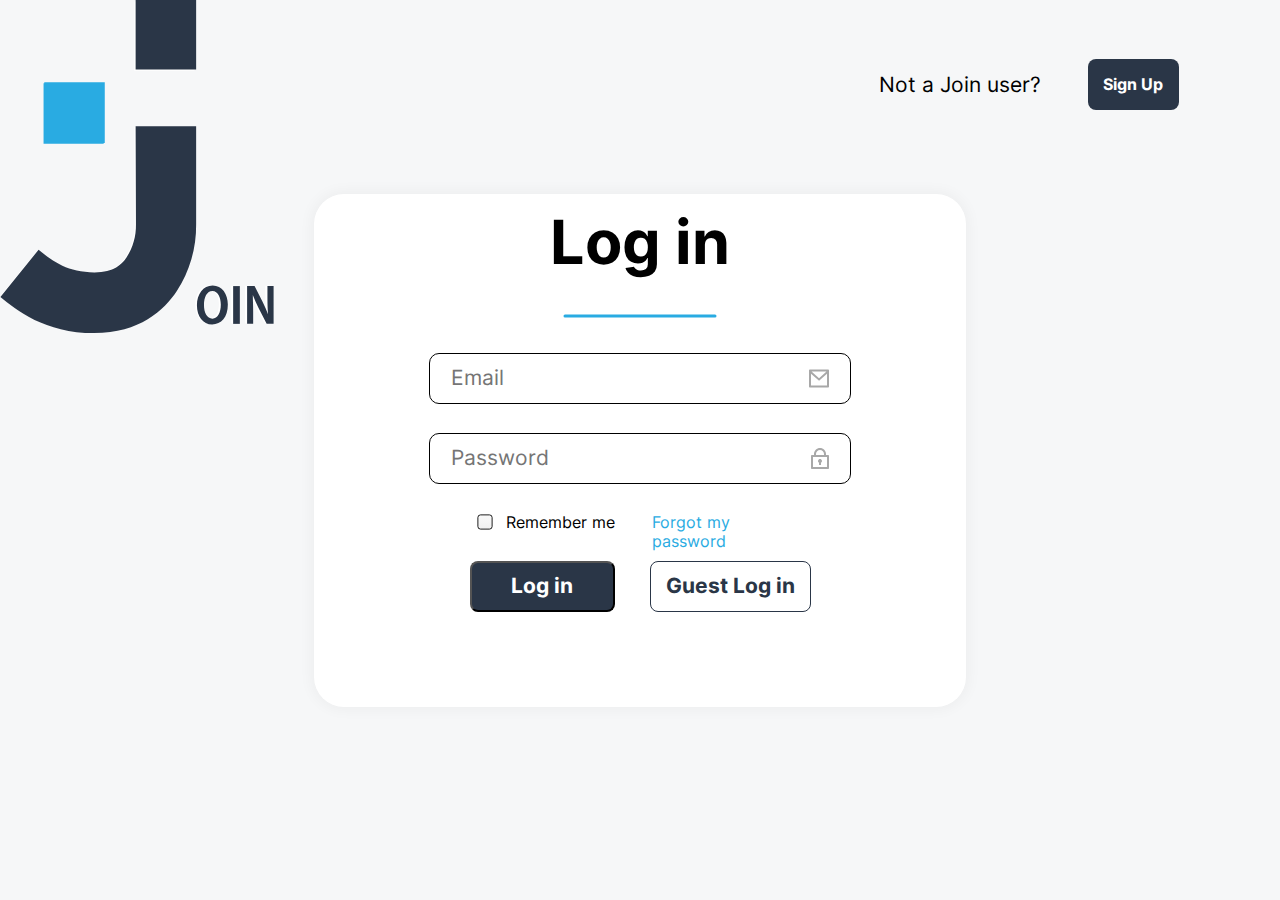
<file: index.html>
<html lang="en">

<head>
  <meta charset="UTF-8" />
  <meta http-equiv="X-UA-Compatible" content="IE=edge" />
  <meta name="viewport" content="width=device-width, initial-scale=1.0" />
  <link rel="shortcut icon" href="./assets/img/CapaOne.svg" type="image/x-icon">
  <link rel="stylesheet" href="index.css" />
  <link rel="stylesheet" href="indexResponsive.css" />
  <link rel="stylesheet" href="fonts.css" />
  <script src="./js/index.js"></script>
  <script src="./mini_backend.js"></script>

  <title>Login</title>
</head>

<body onload="initRegistration(); initial(); checkIndexForCheapPhones();">
  <div class="capaOneContainer" id="capaOneContainer"></div>
  <img class="capaOneWhite ausblenden" id="capaOneWhite" src="assets/img/CapaOneWhite.svg" />
  <img class="capaOne" id="capaOne" src="assets/img/CapaOne.svg" />
  <div class="pageOneContainer">
    <div class="notAJoinUser" id="notAJoinUser">
      Not a Join user?
      <button class="loginSignUp" onclick="render('none', 'none', 'none', 'none', 'flex')">
        <div class="loginSignUpButton">Sign Up</div>
      </button>
    </div>

    <!-- display:flex Login -->

    <div class="loginContainer" id="loginContainer">
      <div class="loginHeadline">Log in</div>
      <img class="line" src="assets/img/line.svg" />
      <form class="emailPassword" onsubmit="login(); return false;">
        <div class="inputBox">
          <input type="email" class="email" id="email" placeholder="Email" required minlength="0" />
          <img src="assets/img/postcard.svg" />
        </div>
        <div class="inputBox">
          <input type="password" class="password" onkeyup="changePWSymbol('password', 'pwSymbol')" id="password" placeholder="Password"
            required minlength="0" />
          <img class="pwSymbol" id="pwSymbol" onclick="visibilityPW()" src="assets/img/lock.svg" />
        </div>
        <div id="errorLogin" style="display: none;"></div>
        <div class="remember">
          <div class="rememberMe">
            <input type="checkbox" class="rememberMeCheckbox" id="rememberMeCheckbox" />
            <label for="rememberMeCheckbox" class="rememberMeCheckboxLabel">Remember me</label>
          </div>
          <a href="#" onclick="render('flex', 'none', 'none', 'none', 'none')">Forgot my password</a>
        </div>
        <div class="MemberOrGuest">
          <button class="memberLogin" >Log in</button>
          <button class="guestLogin" onclick="guestlogin(); return false;">Guest Log in</button>
        </div>
      </form>
    </div>

    <!-- display:none SignUp -->

    <div class="signUpContainer" id="signUpContainer">
      <div class="signUpHeadlineContainer">
        <div class="backArrowContainer">
          <img class="backArrow" onclick="render('none', 'flex', 'flex', 'none', 'none')" src="assets/img/backArrowSignUp.svg" />
        </div>
        <div class="signUpHeadline">Sign up</div>
      </div>
      <img class="line" src="assets/img/line.svg" />
      <form class="signUpInput" onsubmit="addUsers(); return false;">
        <div class="inputBox">
          <input type="text" class="name" id="name" placeholder="Name" required minlength="5" />
          <img class="figur" src="assets/img/figur.svg" />
        </div>
        <div class="inputBox">
          <input type="email" class="email" id="signUpEmail" placeholder="Email" required minlength="5" />
          <img src="assets/img/postcard.svg" />
        </div>
        <div class="inputBox">
          <input type="password" class="password" onkeyup="changePWSymbol('signUpPassword', 'pwSymbol1')" id="signUpPassword"
            placeholder="Password" required minlength="5" />
          <img class="pwSymbol" id="pwSymbol1" onclick="visibilitySignUpPW()" src="assets/img/lock.svg" />
        </div>
        <div id="errorSignUp" style="display: none;"></div>
        <div class="signUpButtonContainer">
          <button class="signUp">Sign up</button>
        </div>
      </form>
    </div>

    <!-- display:none Forgotten Password -->

    <div class="forgottenPWContainer" id="forgottenPWContainer">
      <div class="backforgottenPWArrowContainer">
          <img class="backArrow" onclick="render('none', 'flex', 'flex', 'none', 'none')" src="assets/img/backArrowSignUp.svg" />
        </div>
      <div class="forgottenPWHeadlineContainer">
        
        <div class="forgottenPWHeadline">I forgot my password</div>
      </div>
      <img class="line" src="assets/img/line.svg" />
      <div class="forgottenPWContent">
        Don't worry! We will send you an email with the instructions to reset
        your password.
      </div>
      <form class="forgottenPWInput">
        <div class="inputBox">
          <input type="email" class="email" id="forgottenPWEmail" placeholder="Email" required minlength="5" />
          <img src="assets/img/postcard.svg" />
        </div>
        <div class="sendEmailContainer">
          <button class="sendEmail">Send me the mail</button>
        </div>
      </form>
    </div>

    <!-- display:none Reset PW -->

    <div class="resetPWContainer" id="resetPWContainer">
      <div class="resetPWHeadlineContainer">
        <div class="backresetPWArrowContainer">
          <img class="backArrow" onclick="render('none', 'flex', 'flex', 'none', 'none')" src="assets/img/backArrowSignUp.svg" />
        </div>
        <div class="resetPWHeadline">Reset your password</div>
      </div>
      <img class="line" src="assets/img/line.svg" />
      <div class="resetPWContent">Change your account password</div>
      <form class="resetPWInput">
        <div class="inputBox">
          <input type="text" class="email" id="newPW" placeholder="New Password" required minlength="10" />
        </div>
        <div class="inputBox">
          <input type="text" class="email" id="confirmPW" placeholder="Confirm Password" required minlength="10" />
        </div>
        <div class="continueContainer">
          <button class="continue">Continue</button>
        </div>
      </form>
    </div>
  </div>
</body>

</html>
</file>
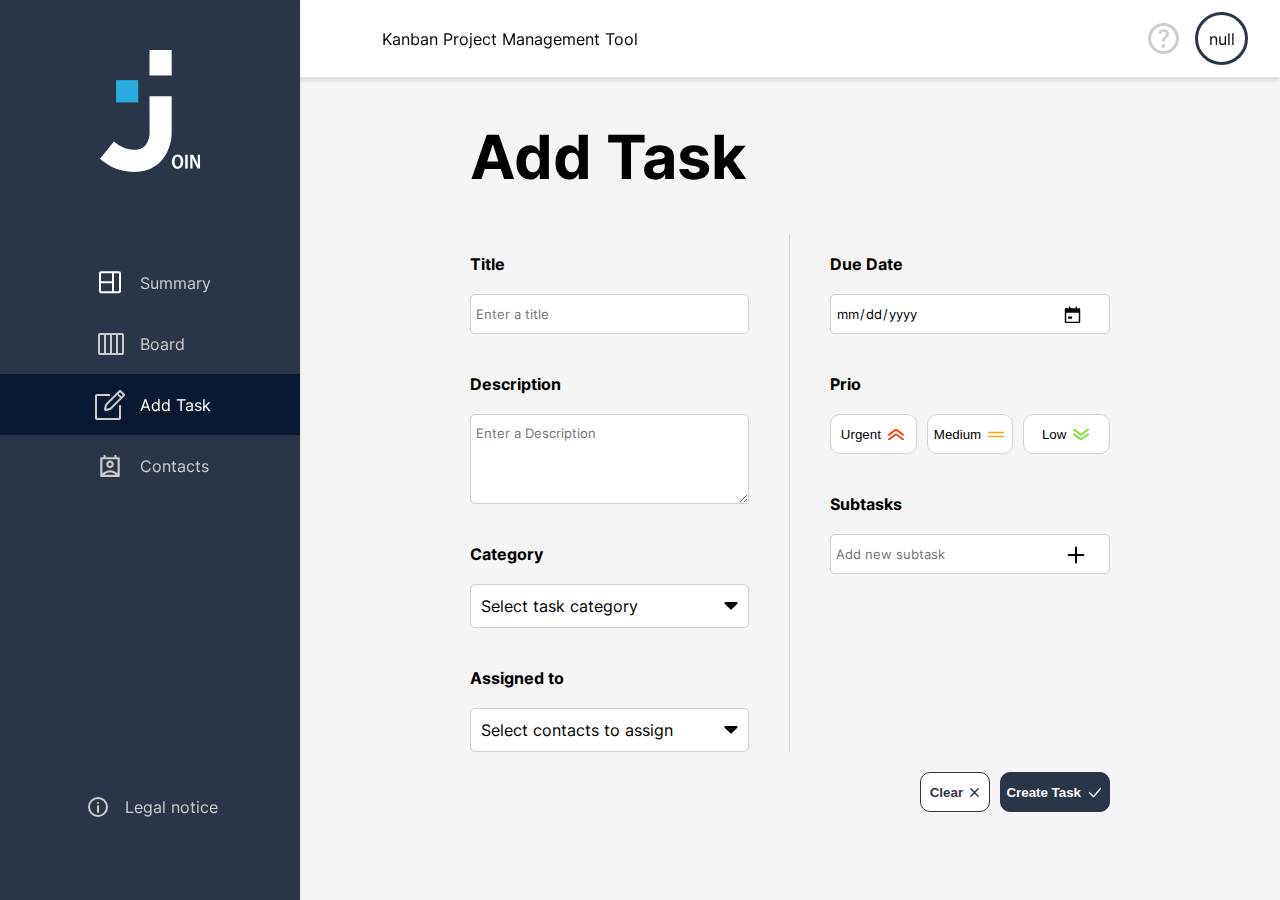
<file: add_task.html>
<!DOCTYPE html>
<html lang="en">
  <head>
    <meta charset="UTF-8" />
    <meta http-equiv="X-UA-Compatible" content="IE=edge" />
    <meta name="viewport" content="width=device-width, initial-scale=1.0" />
    <title>Add Task</title>
    <link
      rel="shortcut icon"
      href="./assets/img/CapaOne.svg"
      type="image/x-icon"
    />
    <script src="./mini_backend.js"></script>
    <script src="./js/template.js"></script>
    <script src="./js/add_task.js"></script>
    <link rel="stylesheet" href="add_task.css" />
    <link rel="stylesheet" href="fonts.css" />
    <link rel="stylesheet" href="./templates/header.css" />
    <link rel="stylesheet" href="./templates/footer.css" />
    <link rel="stylesheet" href="./template.css" />
  </head>

  <body id="body" onload="init(); initAddTask()">
    <div id="overlay" class="d-none" onclick="removeOverlay()"></div>
    <header w3-include-html="templates/header.html"></header>
    <main>
      <div class="headline-mobile-container">
        <p id="headline-mobile">Kanban Project Management Tool</p>
      </div>
      <div class="content-add-task">
        <div
          class="background"
          onclick="dropup('category'); dropup('contact')"
        ></div>
        <div>
          <div>
            <h1>Add Task</h1>
            <br />
            <div id="errorTask"></div>
          </div>
          <form class="flex-column gap-20" onsubmit="readForm(); return false;">
            <div class="flex mobile-flex-column">
              <div class="flex-column gap-20 left-side">
                <span>Title</span>
                <input
                  required
                  placeholder="Enter a title"
                  id="title"
                  type="text"
                />
                <span>Description</span>
                <textarea
                  required
                  placeholder="Enter a Description"
                  id="description"
                ></textarea>
                <span>Category</span>
                <div id="newCategoryInput" class="d-none">
                  <div class="flex-column gap-10">
                    <input
                      placeholder="New category name"
                      type="text"
                      id="newCategory"
                    />
                    <div class="confirmAndCancel">
                      <img
                        onclick="closeNewCategoryInput()"
                        src="./assets/img/x.svg"
                      />
                      <img
                        onclick="addNewCategory()"
                        src="./assets/img/confirm.svg"
                      />
                    </div>
                    <div id="categoryColors" class="flex gap-10"></div>
                  </div>
                </div>

                <div id="categoryShow" class="dropdown">
                  <div
                    onclick="dropdown('category')"
                    class="flex gap-10"
                    id="selectCategory"
                  >
                    Select task category
                  </div>
                  <div id="category" class="flex-column d-none"></div>
                  <img
                    class="arrow"
                    onclick="dropdown('category')"
                    id="arrowCategory"
                    src="./assets/img/arrow-down.svg"
                  />
                </div>
                <span>Assigned to</span>
                <div id="contactShow" class="dropdown">
                  <div
                    onclick="dropdown('contact')"
                    class="flex gap-10"
                    id="selectContact"
                  >
                    Select contacts to assign
                  </div>
                  <div id="contact" class="flex-column d-none"></div>
                  <img
                    class="arrow"
                    onclick="dropdown('contact')"
                    id="arrowContact"
                    src="./assets/img/arrow-down.svg"
                  />
                </div>
              </div>
              <div class="flex-column gap-20 right-side">
                <span>Due Date</span>
                <input required id="date" type="date" />
                <span>Prio</span>
                <div class="flex gap-10">
                  <button
                    class="prio-btn"
                    id="urgent"
                    type="button"
                    onclick="setprio('urgent')"
                  >
                    Urgent
                    <svg
                      width="20"
                      height="15"
                      viewBox="0 0 20 15"
                      fill="none"
                      xmlns="http://www.w3.org/2000/svg"
                    >
                      <g clip-path="url(#clip0_39163_1044)">
                        <path
                          d="M18.9043 14.7547C18.6696 14.7551 18.4411 14.6803 18.2522 14.5412L10.0001 8.458L1.74809 14.5412C1.63224 14.6267 1.50066 14.6887 1.36086 14.7234C1.22106 14.7582 1.07577 14.7651 0.933305 14.7437C0.790837 14.7223 0.653973 14.6732 0.530528 14.599C0.407083 14.5247 0.299474 14.427 0.213845 14.3112C0.128216 14.1954 0.0662437 14.0639 0.0314671 13.9243C-0.00330956 13.7846 -0.0102098 13.6394 0.0111604 13.497C0.0543195 13.2095 0.21001 12.9509 0.443982 12.7781L9.34809 6.20761C9.53679 6.06802 9.76536 5.99268 10.0001 5.99268C10.2349 5.99268 10.4635 6.06802 10.6522 6.20761L19.5563 12.7781C19.7422 12.915 19.8801 13.1071 19.9503 13.327C20.0204 13.5469 20.0193 13.7833 19.9469 14.0025C19.8746 14.2216 19.7349 14.4124 19.5476 14.5475C19.3604 14.6826 19.1352 14.7551 18.9043 14.7547Z"
                          fill="#FF3D00"
                        />
                        <path
                          d="M18.9043 9.00568C18.6696 9.00609 18.4411 8.93124 18.2522 8.79214L10.0002 2.70898L1.7481 8.79214C1.51412 8.96495 1.22104 9.0378 0.93331 8.99468C0.645583 8.95155 0.386785 8.79597 0.213849 8.56218C0.0409137 8.32838 -0.0319941 8.03551 0.011165 7.74799C0.054324 7.46048 0.210015 7.20187 0.443986 7.02906L9.3481 0.458588C9.5368 0.318997 9.76537 0.243652 10.0002 0.243652C10.2349 0.243652 10.4635 0.318997 10.6522 0.458588L19.5563 7.02906C19.7422 7.16598 19.8801 7.35809 19.9503 7.57797C20.0204 7.79785 20.0193 8.03426 19.947 8.25344C19.8746 8.47262 19.7349 8.66338 19.5476 8.79847C19.3604 8.93356 19.1352 9.00608 18.9043 9.00568Z"
                          fill="#FF3D00"
                        />
                      </g>
                      <defs>
                        <clipPath id="clip0_39163_1044">
                          <rect
                            width="20"
                            height="14.5098"
                            fill="white"
                            transform="translate(0 0.245117)"
                          />
                        </clipPath>
                      </defs>
                    </svg>
                  </button>
                  <button
                    class="prio-btn"
                    id="medium"
                    type="button"
                    onclick="setprio('medium')"
                  >
                    Medium
                    <svg
                      width="20"
                      height="9"
                      viewBox="0 0 20 9"
                      fill="none"
                      xmlns="http://www.w3.org/2000/svg"
                    >
                      <g clip-path="url(#clip0_39163_1051)">
                        <path
                          d="M18.9041 8.22528H1.09589C0.805242 8.22528 0.526498 8.10898 0.320979 7.90197C0.11546 7.69495 0 7.41419 0 7.12143C0 6.82867 0.11546 6.5479 0.320979 6.34089C0.526498 6.13388 0.805242 6.01758 1.09589 6.01758H18.9041C19.1948 6.01758 19.4735 6.13388 19.679 6.34089C19.8845 6.5479 20 6.82867 20 7.12143C20 7.41419 19.8845 7.69495 19.679 7.90197C19.4735 8.10898 19.1948 8.22528 18.9041 8.22528Z"
                          fill="#FFA800"
                        />
                        <path
                          d="M18.9041 2.98211H1.09589C0.805242 2.98211 0.526498 2.86581 0.320979 2.6588C0.11546 2.45179 0 2.17102 0 1.87826C0 1.5855 0.11546 1.30474 0.320979 1.09772C0.526498 0.890712 0.805242 0.774414 1.09589 0.774414L18.9041 0.774414C19.1948 0.774414 19.4735 0.890712 19.679 1.09772C19.8845 1.30474 20 1.5855 20 1.87826C20 2.17102 19.8845 2.45179 19.679 2.6588C19.4735 2.86581 19.1948 2.98211 18.9041 2.98211Z"
                          fill="#FFA800"
                        />
                      </g>
                      <defs>
                        <clipPath id="clip0_39163_1051">
                          <rect
                            width="20"
                            height="7.45098"
                            fill="white"
                            transform="translate(0 0.774414)"
                          />
                        </clipPath>
                      </defs>
                    </svg>
                  </button>
                  <button
                    class="prio-btn"
                    id="low"
                    type="button"
                    onclick="setprio('low')"
                  >
                    Low
                    <svg
                      width="20"
                      height="15"
                      viewBox="0 0 20 15"
                      fill="none"
                      xmlns="http://www.w3.org/2000/svg"
                    >
                      <path
                        d="M10 9.00614C9.7654 9.00654 9.53687 8.9317 9.34802 8.79262L0.444913 2.22288C0.329075 2.13733 0.231235 2.02981 0.15698 1.90647C0.0827245 1.78313 0.033508 1.64638 0.0121402 1.50404C-0.031014 1.21655 0.0418855 0.923717 0.214802 0.689945C0.387718 0.456173 0.646486 0.300615 0.934181 0.257493C1.22188 0.21437 1.51493 0.287216 1.74888 0.460004L10 6.54248L18.2511 0.460004C18.367 0.374448 18.4985 0.312529 18.6383 0.277782C18.7781 0.243035 18.9234 0.236141 19.0658 0.257493C19.2083 0.278844 19.3451 0.328025 19.4685 0.402225C19.592 0.476425 19.6996 0.574193 19.7852 0.689945C19.8708 0.805697 19.9328 0.937168 19.9676 1.07685C20.0023 1.21653 20.0092 1.36169 19.9879 1.50404C19.9665 1.64638 19.9173 1.78313 19.843 1.90647C19.7688 2.02981 19.6709 2.13733 19.5551 2.22288L10.652 8.79262C10.4631 8.9317 10.2346 9.00654 10 9.00614Z"
                        fill="#7AE229"
                      />
                      <path
                        d="M10 14.7547C9.7654 14.7551 9.53687 14.6802 9.34802 14.5412L0.444913 7.97142C0.210967 7.79863 0.0552944 7.54005 0.0121402 7.25257C-0.031014 6.96509 0.0418855 6.67225 0.214802 6.43848C0.387718 6.20471 0.646486 6.04915 0.934181 6.00603C1.22188 5.96291 1.51493 6.03575 1.74888 6.20854L10 12.291L18.2511 6.20854C18.4851 6.03575 18.7781 5.96291 19.0658 6.00603C19.3535 6.04915 19.6123 6.20471 19.7852 6.43848C19.9581 6.67225 20.031 6.96509 19.9879 7.25257C19.9447 7.54005 19.789 7.79863 19.5551 7.97142L10.652 14.5412C10.4631 14.6802 10.2346 14.7551 10 14.7547Z"
                        fill="#7AE229"
                      />
                    </svg>
                  </button>
                </div>
                <span>Subtasks</span>
                <div class="subtasks">
                  <input
                    id="subtask"
                    placeholder="Add new subtask"
                    minlength="2"
                    type="text"
                    onkeydown="return event.key != 'Enter';"
                  />
                  <svg
                    onclick="addSubtask()"
                    width="18"
                    height="18"
                    viewBox="0 0 18 18"
                    fill="none"
                    xmlns="http://www.w3.org/2000/svg"
                  >
                    <path
                      d="M9.00113 9.00017L9.00178 16.4149M1.58641 9.00082L9.00113 9.00017L1.58641 9.00082ZM16.4159 8.99953L9.00043 8.99946L16.4159 8.99953ZM9.00043 8.99946L9.00049 1.58545L9.00043 8.99946Z"
                      stroke="black"
                      stroke-width="2"
                      stroke-linecap="round"
                      stroke-linejoin="round"
                    />
                  </svg>
                </div>
                <ul id="subtasks"></ul>
              </div>
            </div>

            <div class="flex btns">
              <button class="btn-bg-white" type="button" onclick="clearForm()">
                Clear
                <svg
                  width="13"
                  height="13"
                  viewBox="0 0 13 13"
                  fill="none"
                  xmlns="http://www.w3.org/2000/svg"
                >
                  <path
                    d="M6.50106 6.50008L11.7441 11.7431M1.25806 11.7431L6.50106 6.50008L1.25806 11.7431ZM11.7441 1.25708L6.50006 6.50008L11.7441 1.25708ZM6.50006 6.50008L1.25806 1.25708L6.50006 6.50008Z"
                    stroke="#2A3647"
                    stroke-width="2"
                    stroke-linecap="round"
                    stroke-linejoin="round"
                  />
                </svg>
              </button>
              <button id="createBtn" class="btn-bg-blue">
                Create Task
                <svg
                  width="18"
                  height="15"
                  viewBox="0 0 18 15"
                  fill="none"
                  xmlns="http://www.w3.org/2000/svg"
                >
                  <path
                    d="M1 7.5L7 13.5L17 1.5"
                    stroke="white"
                    stroke-width="2"
                    stroke-linecap="round"
                    stroke-linejoin="round"
                  />
                </svg>
              </button>
            </div>

            <div id="taskAdded" class="flex d-none">
              <div>
                Task added to Bord
                <svg
                  width="27"
                  height="22"
                  viewBox="0 0 27 22"
                  fill="none"
                  xmlns="http://www.w3.org/2000/svg"
                >
                  <path
                    d="M20.5 1.99979L20.5 19.9998C20.4995 20.5301 20.2886 21.0385 19.9136 21.4134C19.5387 21.7884 19.0303 21.9993 18.5 21.9998L14.5 21.9998C13.9697 21.9993 13.4613 21.7884 13.0864 21.4134C12.7114 21.0385 12.5005 20.5301 12.5 19.9998L12.5 1.99979C12.5005 1.46952 12.7114 0.961118 13.0864 0.58616C13.4613 0.211202 13.9697 0.000317938 14.5 -0.000212328L18.5 -0.000212503C19.0303 0.000317717 19.5387 0.211202 19.9136 0.58616C20.2886 0.961118 20.4995 1.46952 20.5 1.99979ZM14.5 19.9998L18.5 19.9998L18.5 1.99979L14.5 1.99979L14.5 19.9998ZM14.5 1.99979L14.5 19.9998C14.4995 20.5301 14.2886 21.0384 13.9136 21.4134C13.5387 21.7883 13.0303 21.9992 12.5 21.9998L8.5 21.9998C7.96973 21.9992 7.46133 21.7883 7.08637 21.4134C6.71141 21.0384 6.50053 20.53 6.5 19.9998L6.5 1.99977C6.50053 1.4695 6.71141 0.961097 7.08637 0.586139C7.46133 0.211181 7.96973 0.000299127 8.5 -0.000231139L12.5 -0.000231314C13.0303 0.000298906 13.5387 0.211181 13.9136 0.586139C14.2886 0.961097 14.4995 1.46952 14.5 1.99979ZM8.5 19.9998L12.5 19.9998L12.5 1.99979L8.5 1.99977L8.5 19.9998ZM8.5 1.99977L8.5 19.9998C8.49947 20.53 8.28859 21.0384 7.91363 21.4134C7.53867 21.7883 7.03027 21.9992 6.5 21.9998L2.5 21.9998C1.96973 21.9992 1.46133 21.7883 1.08637 21.4134C0.711413 21.0384 0.500529 20.53 0.5 19.9998L0.499999 1.99977C0.500529 1.4695 0.711412 0.961098 1.08637 0.58614C1.46133 0.211182 1.96973 0.000299389 2.5 -0.000230877L6.5 -0.000231051C7.03027 0.000299168 7.53867 0.211181 7.91363 0.586139C8.28859 0.961097 8.49947 1.4695 8.5 1.99977ZM2.5 19.9998L6.5 19.9998L6.5 1.99977L2.5 1.99977L2.5 19.9998Z"
                    fill="white"
                  />
                  <path
                    d="M26.5 2.00001L26.5 20C26.4995 20.5303 26.2886 21.0387 25.9136 21.4136C25.5387 21.7886 25.0303 21.9995 24.5 22L20.5 22C19.9697 21.9995 19.4613 21.7886 19.0864 21.4136C18.7114 21.0387 18.5005 20.5301 18.5 19.9998L18.5 1.99979C18.5005 1.46952 18.7114 0.961339 19.0864 0.586381C19.4613 0.211423 19.9697 0.000540836 20.5 1.05699e-05L24.5 1.0395e-05C25.0303 0.000540615 25.5387 0.211423 25.9136 0.586381C26.2886 0.961339 26.4995 1.46974 26.5 2.00001ZM20.5 19.9998L24.5 20L24.5 2.00001L20.5 1.99979L20.5 19.9998Z"
                    fill="white"
                  />
                </svg>
              </div>
            </div>
          </form>
        </div>
      </div>
    </main>
    <footer w3-include-html="templates/footer.html"></footer>
  </body>
</html>
</file>
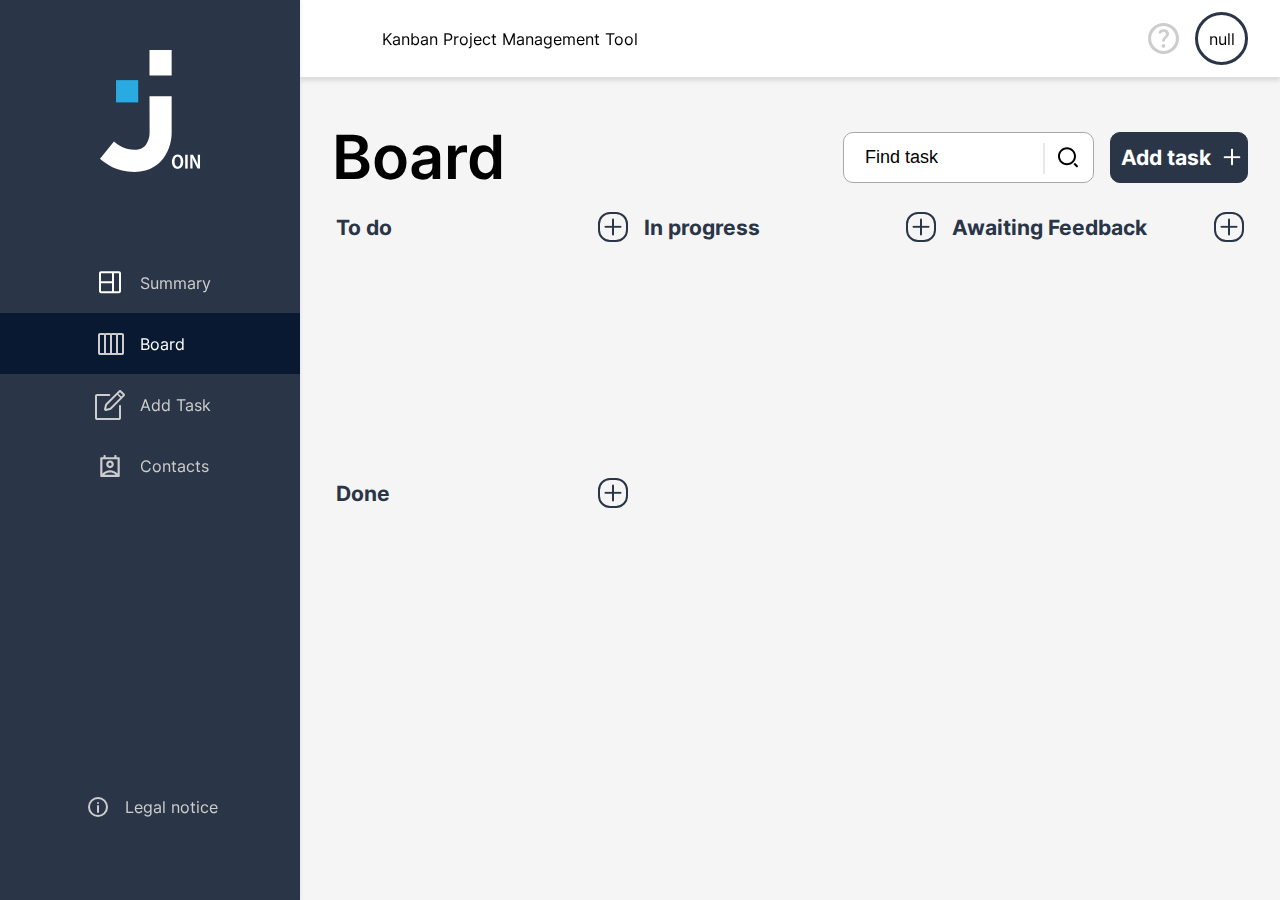
<file: board.html>
<!DOCTYPE html>
<html lang="en">

<head>
    <meta charset="UTF-8">
    <meta http-equiv="X-UA-Compatible" content="IE=edge">
    <meta name="viewport" content="width=device-width, initial-scale=1.0">
    <title>Board</title>
    <link rel="shortcut icon" href="./assets/img/CapaOne.svg" type="image/x-icon">
    <link rel="stylesheet" href="./templates/footer.css">
    <link rel="stylesheet" href="./templates/header.css">
    <link rel="stylesheet" href="./template.css">
    <link rel="stylesheet" href="fonts.css">
    <link rel="stylesheet" href="board.css">
    <link rel="stylesheet" href="add_task.css">
    <script src="./mini_backend.js"></script>
    <script src="./js/template.js"></script>
    <script src="./js/board.js"></script>
    <script src="./js/boardDragAndDrop.js"></script>
    <script src="./js/boardHTML.js"></script>
    <script src="./js/boardTask.js"></script>
    <script src="./js/add_task.js"></script>
</head>

<body id="body" onload="init(), loadBackend()">
    <div id="overlay" class="d-none" onclick="removeOverlay()"></div>
    <header w3-include-html="templates/header.html">
    </header>
    <main id="main">
        <div class="headline-mobile-container">
            <p id="headline-mobile">Kanban Project Management Tool</p>
        </div>
        <div class="board-header">
            <div class="board-header-alignment">
                <p class="board-headline">Board</p>
                <a class="board-create-new-task-btn" onclick="saveTaskStatusFromBoard('toDo')">
                    <img class="board-create-img" src="./assets/img/Vector13(2).svg">
                    <img class="board-create-img" src="./assets/img/Vector14(2).svg">
                </a>
            </div>
            <div class="add-task-container">
                <div>
                    <input onkeyup="searchTasks()" onkeypress="return (event.charCode == 32 || event.charCode > 64 && 
                    event.charCode < 91) || (event.charCode > 96 && event.charCode < 123) || (event.charCode > 48 && event.charCode < 57)" id="find-task-input"
                        class="find-task-input" type="text" placeholder="Find task">
                    <img class="find-task-img1" src="./assets/img/find-task-input-vertical-bar.svg">
                    <img class="find-task-img2" src="./assets/img/input-search-icon.svg">
                </div>
                <a onclick="saveTaskStatusFromBoard('toDo')" class="board-add-task-btn" >
                    <p>Add task</p>
                    <div>
                        <svg width="17" height="3" viewBox="0 0 17 3" fill="none" xmlns="http://www.w3.org/2000/svg">
                            <path d="M16 1.6416L1 1.6416" stroke="white" stroke-width="2" stroke-linecap="round" />
                        </svg>
                        <svg width="3" height="17" viewBox="0 0 3 17" fill="none" xmlns="http://www.w3.org/2000/svg">
                            <path d="M1.5 1V16" stroke="white" stroke-width="2" stroke-linecap="round" />
                        </svg>
                    </div>
                </a>
            </div>
        </div>
        <div class="board-container">
            <div>
                <div href="./add_task.html" class="board-headlines" onclick="saveTaskStatusFromBoard('toDo')">
                    <p>To do</p>
                    <div>
                        <svg width="18" height="3" viewBox="0 0 18 3" xmlns="http://www.w3.org/2000/svg">
                            <path d="M16.5 1.1416L1.5 1.1416" stroke="#2A3647" stroke-width="2"
                                stroke-linecap="round" />
                        </svg>
                        <svg width="2" height="18" viewBox="0 0 2 18" fill="none" xmlns="http://www.w3.org/2000/svg">
                            <path d="M1 1.5V16.5" stroke="#2A3647" stroke-width="2" stroke-linecap="round" />
                        </svg>
                    </div>
                </div>
                <div class="min-height" id="toDo-container"
                    ondragover="dragover_handler(event); highlightArea('to-do-container-drag-area')"
                    ondrop="drop_handler('toDo')">
                </div>
                <div id="to-do-container-drag-area" class="drag-area d-none"
                    ondrop="drop_handler('toDo'); removeHighlightDragArea('to-do-container-drag-area')"
                    ondragleave="removeHighlightArea('to-do-container-drag-area')"
                    ondragover="dragover_handler(event); highlightArea('to-do-container-drag-area')">
                </div>
            </div>
            <div>
                <div href="./add_task.html" class="board-headlines" onclick="saveTaskStatusFromBoard('inProgress')">
                    <p>In progress</p>
                    <div>
                        <svg width="18" height="3" viewBox="0 0 18 3" xmlns="http://www.w3.org/2000/svg">
                            <path d="M16.5 1.1416L1.5 1.1416" stroke="#2A3647" stroke-width="2"
                                stroke-linecap="round" />
                        </svg>
                        <svg width="2" height="18" viewBox="0 0 2 18" fill="none" xmlns="http://www.w3.org/2000/svg">
                            <path d="M1 1.5V16.5" stroke="#2A3647" stroke-width="2" stroke-linecap="round" />
                        </svg>
                    </div>
                </div>
                <div class="min-height" id="inProgress-container"
                    ondragover="dragover_handler(event); highlightArea('in-progress-container-drag-area')"
                    ondrop="drop_handler('inProgress')">
                </div>
                <div id="in-progress-container-drag-area" class="drag-area d-none"
                    ondrop="drop_handler('inProgress'); removeHighlightDragArea('in-progress-container-drag-area')"
                    ondragleave="removeHighlightArea('in-progress-container-drag-area')"
                    ondragover="dragover_handler(event); highlightArea('in-progress-container-drag-area')"></div>
            </div>
            <div>
                <div href="./add_task.html" class="board-headlines" onclick="saveTaskStatusFromBoard('awaitingFeedback')">
                    <p>Awaiting Feedback</p>
                    <div>
                        <svg width="18" height="3" viewBox="0 0 18 3" xmlns="http://www.w3.org/2000/svg">
                            <path d="M16.5 1.1416L1.5 1.1416" stroke="#2A3647" stroke-width="2"
                                stroke-linecap="round" />
                        </svg>
                        <svg width="2" height="18" viewBox="0 0 2 18" fill="none" xmlns="http://www.w3.org/2000/svg">
                            <path d="M1 1.5V16.5" stroke="#2A3647" stroke-width="2" stroke-linecap="round" />
                        </svg>
                    </div>
                </div>
                <div class="min-height" id="awaitingFeedback-container"
                    ondragover="dragover_handler(event); highlightArea('awaiting-feedback-container-drag-area')"
                    ondrop="drop_handler('awaitingFeedback')">
                </div>
                <div id="awaiting-feedback-container-drag-area" class="drag-area d-none"
                    ondrop="drop_handler('awaitingFeedback'); removeHighlightDragArea('awaiting-feedback-container-drag-area')"
                    ondragleave="removeHighlightArea('awaiting-feedback-container-drag-area')"
                    ondragover="dragover_handler(event); highlightArea('awaiting-feedback-container-drag-area')"></div>
            </div>
            <div>
                <div href="./add_task.html" class="board-headlines" onclick="saveTaskStatusFromBoard('done')">
                    <p>Done</p>
                    <div>
                        <svg width="18" height="3" viewBox="0 0 18 3" xmlns="http://www.w3.org/2000/svg">
                            <path d="M16.5 1.1416L1.5 1.1416" stroke="#2A3647" stroke-width="2"
                                stroke-linecap="round" />
                        </svg>
                        <svg width="2" height="18" viewBox="0 0 2 18" fill="none" xmlns="http://www.w3.org/2000/svg">
                            <path d="M1 1.5V16.5" stroke="#2A3647" stroke-width="2" stroke-linecap="round" />
                        </svg>
                    </div>
                </div>
                <div class="min-height" id="done-container"
                    ondragover="dragover_handler(event); highlightArea('done-container-drag-area')"
                    ondrop="drop_handler('done')">
                </div>
                <div id="done-container-drag-area" class="drag-area d-none"
                    ondrop="drop_handler('done'); removeHighlightDragArea('done-container-drag-area')"
                    ondragleave="removeHighlightArea('done-container-drag-area')"
                    ondragover="dragover_handler(event); highlightArea('done-container-drag-area')"></div>
            </div>
        </div>
    </main>
    <footer w3-include-html="templates/footer.html">
    </footer>
</body>

</html>
</file>
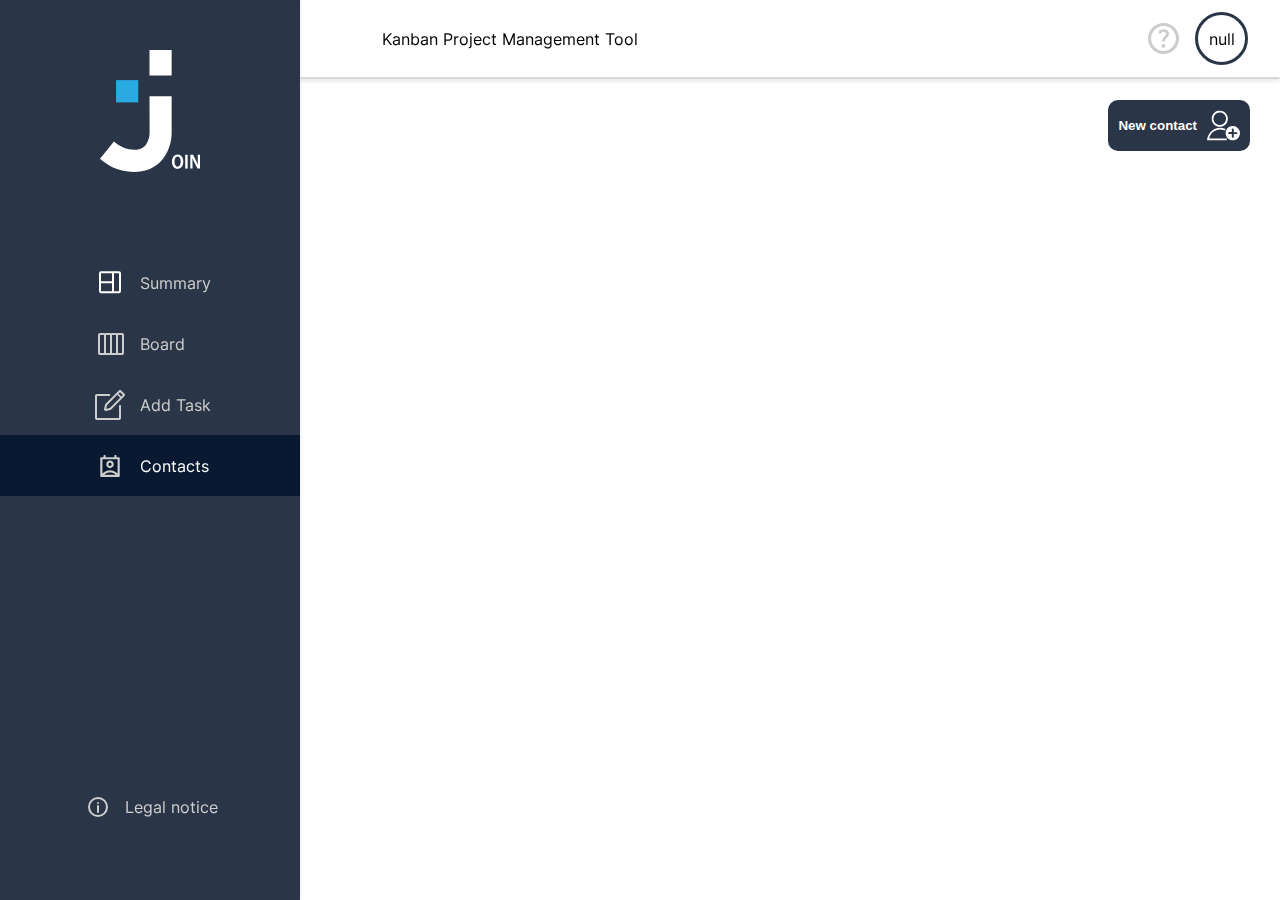
<file: contacts.html>
<!DOCTYPE html>
<html lang="en">

<head>
    <meta charset="UTF-8">
    <meta http-equiv="X-UA-Compatible" content="IE=edge">
    <meta name="viewport" content="width=device-width, initial-scale=1.0">
    <link rel="shortcut icon" href="./assets/img/CapaOne.svg" type="image/x-icon">
    <link rel="stylesheet" href="contacts.css">
    <link rel="stylesheet" href="fonts.css">
    <link rel="stylesheet" href="./templates/footer.css">
    <link rel="stylesheet" href="./templates/header.css">
    <link rel="stylesheet" href="./template.css">
    <link rel="stylesheet" href="add_task.css">
    <link rel="stylesheet" href="board.css">
    <script src="./mini_backend.js"></script>
    <script src="./js/template.js"></script>
    <script src="./js/add_task.js"></script>
    <script src="./js/contactsHTML.js"></script>
    <title>Join-Contacts</title>
</head>


<body id="body" onload="init(); includeHTML()">
    <div id="overlay" class="d-none" onclick="removeOverlay()"></div>
    <header w3-include-html="templates/header.html"></header>
    <main>
        <div class="headline-mobile-container">
            <p id="headline-mobile">Kanban Project Management Tool</p>
        </div>

        <section class="contacts-container">
            <section onclick="closeSingleContactDesktop()" id="contacts-field" class="contacts-field"></section>
            <section id="contacts-details" class="contacts-details">
                <div class="header-container">
                    <h1>Contacts</h1>
                    <div class="blue-line-vertical"></div>
                    <h2>Better with a team</h2>
                    <div class="blue-line-horizontal"></div>
                </div>
            </section>
            <section>
                <button onclick="addContactOpen()" id="contact-btn" class="contact-btn">New
                    contact<img src="./assets/img/new-contact-icon.svg">
                </button>
                <div id="confirm" class="confirmation d-none">
                    Contact succesfully created
                </div>
                <div id="confirmUpdate" class="confirmation d-none">
                    Contact succesfully updated
                </div>
                <div id="confirmDelete" class="confirmation d-none">
                    Contact succesfully deleted
                </div>
            </section>
            <section onclick="addTaskClose()" id="addTaskOverlay" class="contact-overlay">
                <div id="addTask" onclick="doNotClose(event)"></div>
            </section>
            <section onclick="addContactClose()" id="add-contact-overlay" class="contact-overlay">
                <div onclick="doNotClose(event)" id="add-contact" class="contact-container">
                    <div class="contact-header">
                        <img src="./assets/img/logo.svg">
                        <h1>Add contact</h1>
                        <h2>Task are better with a team!</h2>
                        <div class="contact-blue-line"></div>
                    </div>
                    <div class="contact-field">
                        <div class="contact-user-icon">
                            <img src="./assets/img/new-user-icon.svg">
                        </div>
                        <div>
                            <a onclick="addContactClose()" class="contact-close">
                                <svg width="31" height="31" viewBox="0 0 31 31" fill="none"
                                    xmlns="http://www.w3.org/2000/svg">
                                    <path d="M22.9616 7.65393L7.65388 22.9617" stroke="#2A3647" stroke-width="2"
                                        stroke-linecap="round" />
                                    <path d="M22.8172 23.1061L7.50941 7.79832" stroke="#2A3647" stroke-width="2"
                                        stroke-linecap="round" />
                                </svg>
                            </a>
                            <form onsubmit="addToContact(); return false;">
                                <div class="contact-form">
                                    <div class="input-container">
                                        <img src="./assets/img/name-icon.svg">
                                        <input type="text" placeholder="Full Name" id="name" class="input" required>
                                    </div>
                                    <div class="input-container">
                                        <img src="./assets/img/email-icon.svg">
                                        <input type="email" placeholder="Email" id="email" class="input" required>
                                    </div>
                                    <div class="input-container">
                                        <img src="./assets/img/phone-icon.svg">
                                        <input type="tel" placeholder="Phone" id="phone" pattern="^[+]?[0-9]{4,20}$"
                                            class="input" required>
                                    </div>
                                </div>
                                <div class="submit-container">
                                    <button type="reset" class="submit-btn cancel">Cancel
                                        <svg width="25" height="25" viewBox="0 0 25 25" fill="none">
                                            <path
                                                d="M12.501 12.5L17.744 17.743M7.258 17.743L12.501 12.5L7.258 17.743ZM17.744 7.25696L12.5 12.5L17.744 7.25696ZM12.5 12.5L7.258 7.25696L12.5 12.5Z"
                                                stroke="#2A3647" stroke-width="2" stroke-linecap="round"
                                                stroke-linejoin="round" />
                                        </svg>
                                    </button>
                                    <button type="submit" class="submit-btn create">Create contact
                                        <svg width="24" height="25" viewBox="0 0 24 25" fill="none"
                                            xmlns="http://www.w3.org/2000/svg">
                                            <path d="M4 12.5L10 18.5L20 6.5" stroke="white" stroke-width="2"
                                                stroke-linecap="round" stroke-linejoin="round" />
                                        </svg>
                                    </button>
                                </div>
                            </form>
                        </div>
                    </div>
                </div>
            </section>


            <section onclick="editContactClose()" id="edit-contact-overlay" class="contact-overlay">
                <div onclick="doNotClose(event)" id="edit-contact" class="contact-container">
                    <div class="contact-header">
                        <img src="./assets/img/logo.svg">
                        <h1>Edit contact</h1>
                        <div class="contact-blue-line"></div>
                    </div>
                    <div id="contact-field-content"></div>
                </div>
            </section>

            <section id="single-contact-overlay" class="single-contact-overlay">
                <div id="show-contact" class="show-contact"></div>
            </section>
        </section>
    </main>
    <div class="bg-overlay" id="bg-overlay"></div>
    <footer w3-include-html="templates/footer.html"></footer>

    <script src="./js/contacts.js"></script>
</body>

</html>
</file>
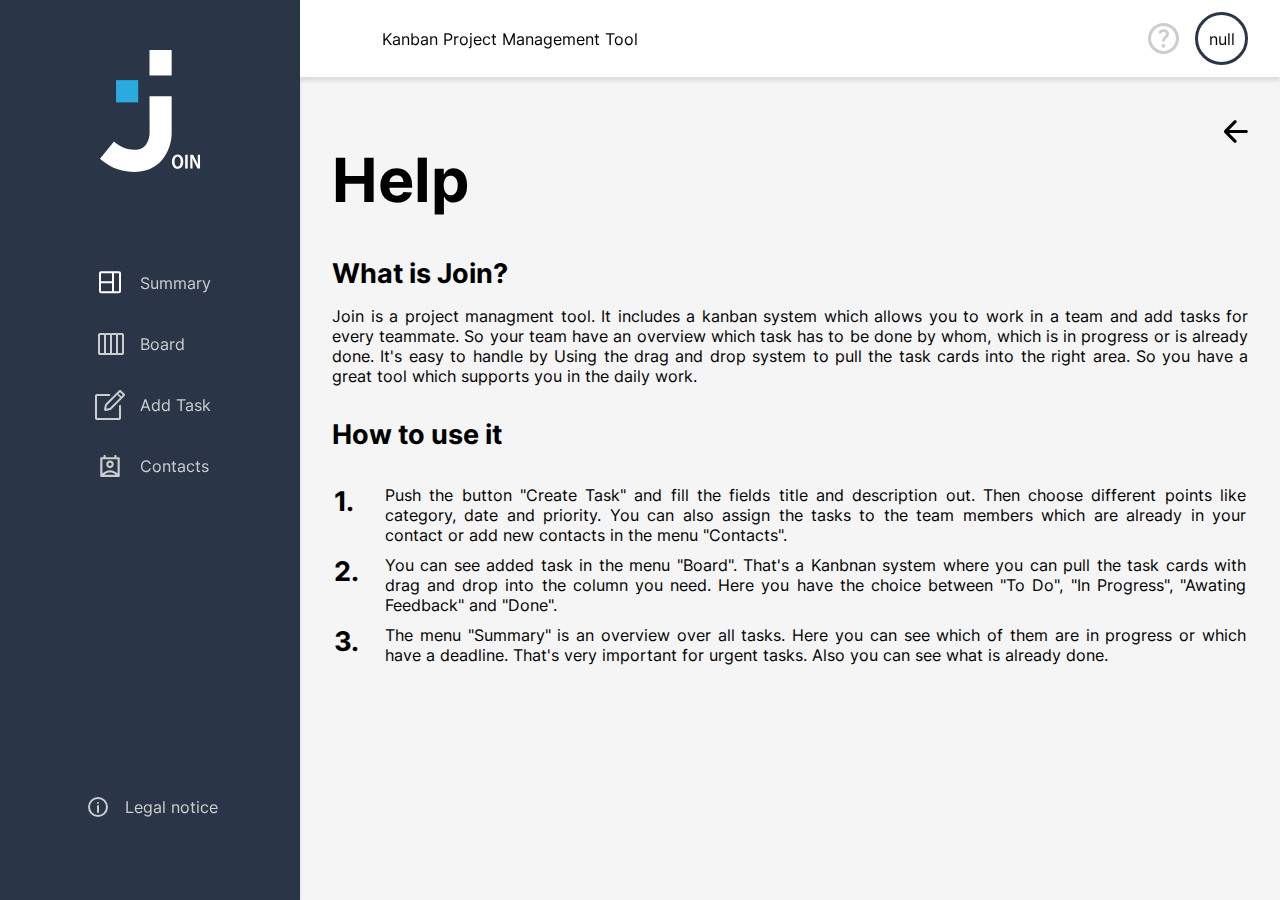
<file: help.html>
<!DOCTYPE html>
<html lang="en">

<head>
    <meta charset="UTF-8">
    <meta http-equiv="X-UA-Compatible" content="IE=edge">
    <meta name="viewport" content="width=device-width, initial-scale=1.0">
    <title>Help</title>
    <link rel="shortcut icon" href="./assets/img/CapaOne.svg" type="image/x-icon">
    <link rel="stylesheet" href="./templates/footer.css">
    <link rel="stylesheet" href="./templates/header.css">
    <link rel="stylesheet" href="./template.css">
    <link rel="stylesheet" href="./help_legalnotice.css">
    <link rel="stylesheet" href="fonts.css">
    <script src="./js/template.js"></script>
</head>

<body onload="init()">
    <div id="overlay" class="d-none" onclick="removeOverlay()"></div>
    <header w3-include-html="templates/header.html">
    </header>
    <main>
        <div class="headline-mobile-container">
            <p id="headline-mobile">Kanban Project Management Tool</p>
        </div>
        <div class="arrow-icon-container"><img src="./assets/img/arrow-icon.svg" onclick="history.back()"></div>
        <div class="help-h1">Help</div>
        <div>
            <p class="help-h2 margin-16">What is Join?</p>
            <p class="text-justify">Join is a project managment tool. It includes a kanban system which allows you to
                work in a team and add tasks for every teammate. So your team have an overview which task has to be done
                by whom, which is in progress or is already done. It's easy to handle by Using the drag and drop system
                to pull the task cards into the right area. So you have a great tool which supports you in the daily
                work.</p>
        </div>
        <div class="help-h2 margin-32">How to use it</div>
        <table>
            <tr>
                <td class="help-h2 list-item">1.</td>
                <td class="text-justify table-padding">Push the button "Create Task" and fill the fields title and
                    description out. Then choose different points like category, date and priority. You can also assign
                    the tasks to the team members which are already in your contact or add new contacts in the menu
                    "Contacts".</td>
            </tr>
            <tr>
                <td class="help-h2 list-item">2.</td>
                <td class="text-justify table-padding">You can see added task in the menu "Board". That's a Kanbnan
                    system where you can pull the task cards with drag and drop into the column you need. Here you have
                    the choice between "To Do", "In Progress", "Awating Feedback" and "Done".</td>
            </tr>
            <tr>
                <td class="help-h2 list-item">3.</td>
                <td class="text-justify table-padding">The menu "Summary" is an overview over all tasks. Here you can
                    see which of them are in progress or which have a deadline. That's very important for urgent tasks.
                    Also you can see what is already done.</td>
            </tr>
        </table>
    </main>
    <footer w3-include-html="templates/footer.html">
    </footer>

</body>

</html>
</file>
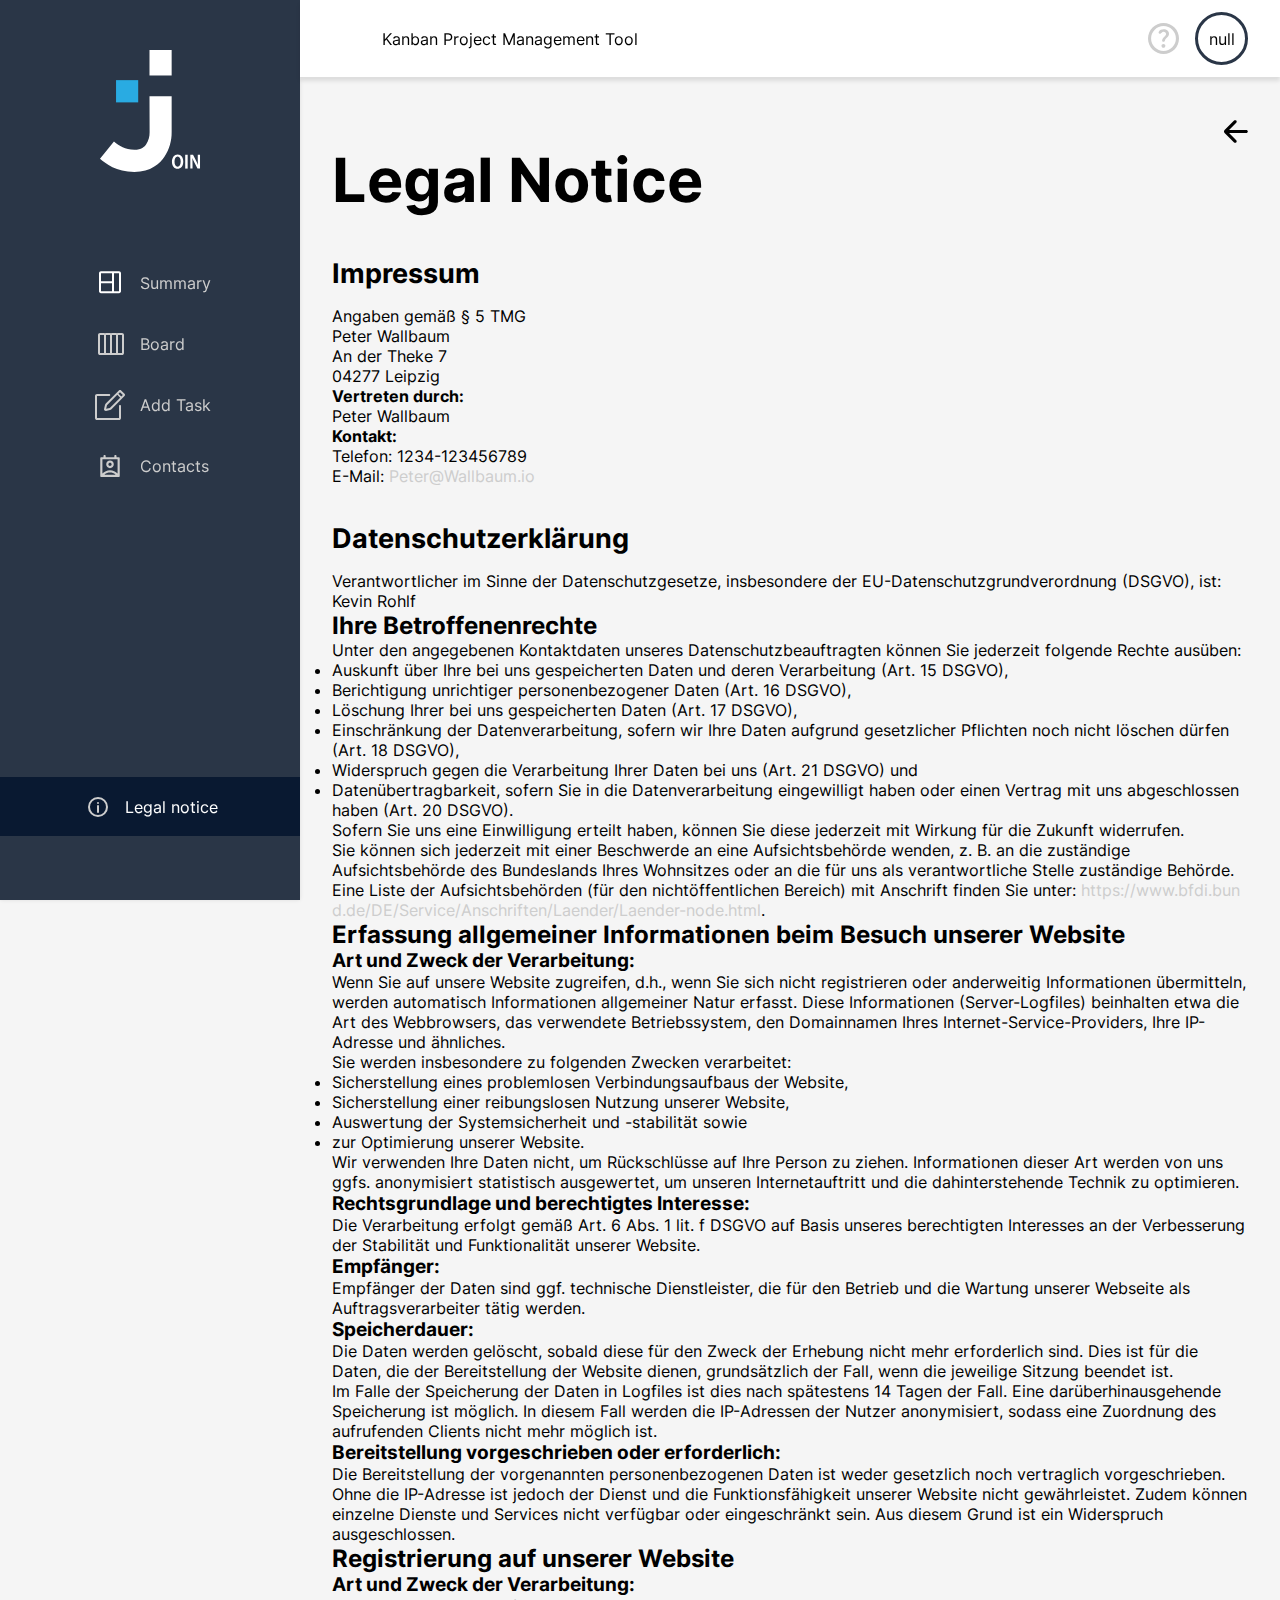
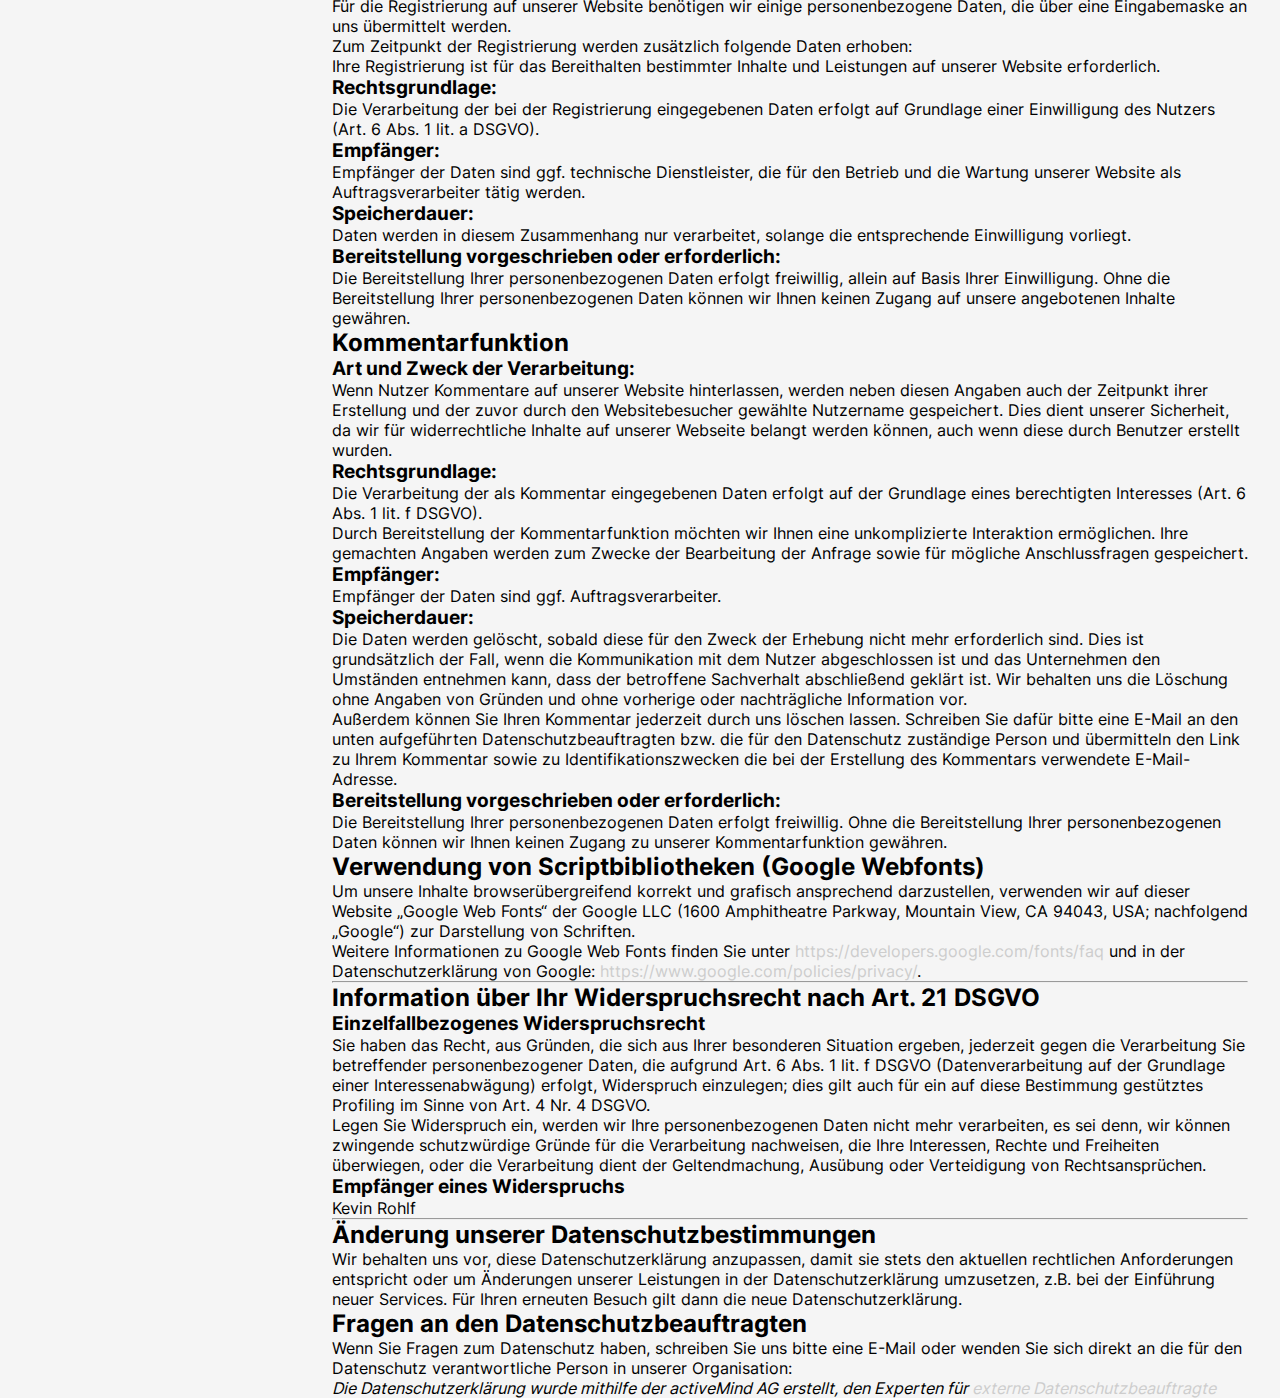
<file: legalnotice.html>
<!DOCTYPE html>
<html lang="en">

<head>
    <meta charset="UTF-8">
    <meta http-equiv="X-UA-Compatible" content="IE=edge">
    <meta name="viewport" content="width=device-width, initial-scale=1.0">
    <title>Legal Notice</title>
    <link rel="shortcut icon" href="./assets/img/CapaOne.svg" type="image/x-icon">
    <link rel="stylesheet" href="./templates/footer.css">
    <link rel="stylesheet" href="./templates/header.css">
    <link rel="stylesheet" href="./template.css">
    <link rel="stylesheet" href="./help_legalnotice.css">
    <link rel="stylesheet" href="fonts.css">
    <script src="./js/template.js"></script>
</head>

<body onload="init()">
    <div id="overlay" class="d-none" onclick="removeOverlay()"></div>
    <header w3-include-html="templates/header.html">
    </header>
    <main>
        <div class="headline-mobile-container">
            <p id="headline-mobile">Kanban Project Management Tool</p>
        </div>
        <div class="arrow-icon-container"><img src="./assets/img/arrow-icon.svg" onclick="history.back()"></div>
        <div class="help-h1">Legal Notice</div>
        <div>
            <p class="help-h2 margin-16">Impressum</p>
            <p class="text-justify">
            <p>Angaben gemäß § 5 TMG</p>
            <p>Peter Wallbaum <br>
                An der Theke 7<br>
                04277 Leipzig <br>
            </p>
            <p> <strong>Vertreten durch: </strong><br>
                Peter Wallbaum<br>
            </p>
            <p><strong>Kontakt:</strong> <br>
                Telefon: 1234-123456789<br>
                E-Mail: <a href='mailto:Peter@Wallbaum.io'>Peter@Wallbaum.io</a></br></p><br>
        </div>
        <div>
            <p class="help-h2 margin-16">Datenschutzerklärung</p>
            <p class="text-justify">
            <p>Verantwortlicher im Sinne der Datenschutzgesetze, insbesondere der EU-Datenschutzgrundverordnung (DSGVO),
                ist:</p>
            <p>Kevin Rohlf</p>
            <h2>Ihre Betroffenenrechte</h2>
            <p>Unter den angegebenen Kontaktdaten unseres Datenschutzbeauftragten können Sie jederzeit folgende Rechte
                ausüben:</p>
            <ul>
                <li>Auskunft über Ihre bei uns gespeicherten Daten und deren Verarbeitung (Art. 15 DSGVO),</li>
                <li>Berichtigung unrichtiger personenbezogener Daten (Art. 16 DSGVO),</li>
                <li>Löschung Ihrer bei uns gespeicherten Daten (Art. 17 DSGVO),</li>
                <li>Einschränkung der Datenverarbeitung, sofern wir Ihre Daten aufgrund gesetzlicher Pflichten noch
                    nicht löschen dürfen (Art. 18 DSGVO),</li>
                <li>Widerspruch gegen die Verarbeitung Ihrer Daten bei uns (Art. 21 DSGVO) und</li>
                <li>Datenübertragbarkeit, sofern Sie in die Datenverarbeitung eingewilligt haben oder einen Vertrag mit
                    uns abgeschlossen haben (Art. 20 DSGVO).</li>
            </ul>
            <p>Sofern Sie uns eine Einwilligung erteilt haben, können Sie diese jederzeit mit Wirkung für die Zukunft
                widerrufen.</p>
            <p>Sie können sich jederzeit mit einer Beschwerde an eine Aufsichtsbehörde wenden, z. B. an die zuständige
                Aufsichtsbehörde des Bundeslands Ihres Wohnsitzes oder an die für uns als verantwortliche Stelle
                zuständige Behörde.</p>
            <p>Eine Liste der Aufsichtsbehörden (für den nichtöffentlichen Bereich) mit Anschrift finden Sie unter: <a style="word-break: break-all;"
                    href="https://www.bfdi.bund.de/DE/Service/Anschriften/Laender/Laender-node.html" target="_blank"
                    rel="noopener nofollow">https://www.bfdi.bund.de/DE/Service/Anschriften/Laender/Laender-node.html</a>.
            </p>
            <p></p>
            <h2>Erfassung allgemeiner Informationen beim Besuch unserer Website</h2>
            <h3>Art und Zweck der Verarbeitung:</h3>
            <p>Wenn Sie auf unsere Website zugreifen, d.h., wenn Sie sich nicht registrieren oder anderweitig
                Informationen übermitteln, werden automatisch Informationen allgemeiner Natur erfasst. Diese
                Informationen (Server-Logfiles) beinhalten etwa die Art des Webbrowsers, das verwendete Betriebssystem,
                den Domainnamen Ihres Internet-Service-Providers, Ihre IP-Adresse und ähnliches. </p>
            <p>Sie werden insbesondere zu folgenden Zwecken verarbeitet:</p>
            <ul>
                <li>Sicherstellung eines problemlosen Verbindungsaufbaus der Website,</li>
                <li>Sicherstellung einer reibungslosen Nutzung unserer Website,</li>
                <li>Auswertung der Systemsicherheit und -stabilität sowie</li>
                <li>zur Optimierung unserer Website.</li>
            </ul>
            <p>Wir verwenden Ihre Daten nicht, um Rückschlüsse auf Ihre Person zu ziehen. Informationen dieser Art
                werden von uns ggfs. anonymisiert statistisch ausgewertet, um unseren Internetauftritt und die
                dahinterstehende Technik zu optimieren. </p>
            <h3>Rechtsgrundlage und berechtigtes Interesse:</h3>
            <p>Die Verarbeitung erfolgt gemäß Art. 6 Abs. 1 lit. f DSGVO auf Basis unseres berechtigten Interesses an
                der Verbesserung der Stabilität und Funktionalität unserer Website.</p>
            <h3>Empfänger:</h3>
            <p>Empfänger der Daten sind ggf. technische Dienstleister, die für den Betrieb und die Wartung unserer
                Webseite als Auftragsverarbeiter tätig werden.</p>
            <p></p>
            <h3>Speicherdauer:</h3>
            <p>Die Daten werden gelöscht, sobald diese für den Zweck der Erhebung nicht mehr erforderlich sind. Dies ist
                für die Daten, die der Bereitstellung der Website dienen, grundsätzlich der Fall, wenn die jeweilige
                Sitzung beendet ist. </p>
            <p> Im Falle der Speicherung der Daten in Logfiles ist dies nach spätestens 14 Tagen der Fall. Eine
                darüberhinausgehende Speicherung ist möglich. In diesem Fall werden die IP-Adressen der Nutzer
                anonymisiert, sodass eine Zuordnung des aufrufenden Clients nicht mehr möglich ist.</p>
            <p></p>
            <h3>Bereitstellung vorgeschrieben oder erforderlich:</h3>
            <p>Die Bereitstellung der vorgenannten personenbezogenen Daten ist weder gesetzlich noch vertraglich
                vorgeschrieben. Ohne die IP-Adresse ist jedoch der Dienst und die Funktionsfähigkeit unserer Website
                nicht gewährleistet. Zudem können einzelne Dienste und Services nicht verfügbar oder eingeschränkt sein.
                Aus diesem Grund ist ein Widerspruch ausgeschlossen. </p>
            <p></p>
            <h2>Registrierung auf unserer Website</h2>
            <h3>Art und Zweck der Verarbeitung:</h3>
            <p>Für die Registrierung auf unserer Website benötigen wir einige personenbezogene Daten, die über eine
                Eingabemaske an uns übermittelt werden. </p>
            <p>Zum Zeitpunkt der Registrierung werden zusätzlich folgende Daten erhoben:</p>
            <p></p>
            <p>Ihre Registrierung ist für das Bereithalten bestimmter Inhalte und Leistungen auf unserer Website
                erforderlich.</p>
            <h3>Rechtsgrundlage:</h3>
            <p>Die Verarbeitung der bei der Registrierung eingegebenen Daten erfolgt auf Grundlage einer Einwilligung
                des Nutzers (Art. 6 Abs. 1 lit. a DSGVO).</p>
            <h3>Empfänger:</h3>
            <p>Empfänger der Daten sind ggf. technische Dienstleister, die für den Betrieb und die Wartung unserer
                Website als Auftragsverarbeiter tätig werden.</p>
            <p></p>
            <h3>Speicherdauer:</h3>
            <p>Daten werden in diesem Zusammenhang nur verarbeitet, solange die entsprechende Einwilligung vorliegt.
            </p>
            <h3>Bereitstellung vorgeschrieben oder erforderlich:</h3>
            <p>Die Bereitstellung Ihrer personenbezogenen Daten erfolgt freiwillig, allein auf Basis Ihrer Einwilligung.
                Ohne die Bereitstellung Ihrer personenbezogenen Daten können wir Ihnen keinen Zugang auf unsere
                angebotenen Inhalte gewähren. </p>
            <p></p>
            <h2>Kommentarfunktion</h2>
            <h3>Art und Zweck der Verarbeitung:</h3>
            <p>Wenn Nutzer Kommentare auf unserer Website hinterlassen, werden neben diesen Angaben auch der Zeitpunkt
                ihrer Erstellung und der zuvor durch den Websitebesucher gewählte Nutzername gespeichert. Dies dient
                unserer Sicherheit, da wir für widerrechtliche Inhalte auf unserer Webseite belangt werden können, auch
                wenn diese durch Benutzer erstellt wurden.</p>
            <h3>Rechtsgrundlage:</h3>
            <p>Die Verarbeitung der als Kommentar eingegebenen Daten erfolgt auf der Grundlage eines berechtigten
                Interesses (Art. 6 Abs. 1 lit. f DSGVO).</p>
            <p>Durch Bereitstellung der Kommentarfunktion möchten wir Ihnen eine unkomplizierte Interaktion ermöglichen.
                Ihre gemachten Angaben werden zum Zwecke der Bearbeitung der Anfrage sowie für mögliche Anschlussfragen
                gespeichert.</p>
            <h3>Empfänger:</h3>
            <p>Empfänger der Daten sind ggf. Auftragsverarbeiter.</p>
            <p></p>
            <h3>Speicherdauer:</h3>
            <p>Die Daten werden gelöscht, sobald diese für den Zweck der Erhebung nicht mehr erforderlich sind. Dies ist
                grundsätzlich der Fall, wenn die Kommunikation mit dem Nutzer abgeschlossen ist und das Unternehmen den
                Umständen entnehmen kann, dass der betroffene Sachverhalt abschließend geklärt ist. Wir behalten uns die
                Löschung ohne Angaben von Gründen und ohne vorherige oder nachträgliche Information vor.</p>
            <p>Außerdem können Sie Ihren Kommentar jederzeit durch uns löschen lassen. Schreiben Sie dafür bitte eine
                E-Mail an den unten aufgeführten Datenschutzbeauftragten bzw. die für den Datenschutz zuständige Person
                und übermitteln den Link zu Ihrem Kommentar sowie zu Identifikationszwecken die bei der Erstellung des
                Kommentars verwendete E-Mail-Adresse.</p>
            <h3>Bereitstellung vorgeschrieben oder erforderlich:</h3>
            <p>Die Bereitstellung Ihrer personenbezogenen Daten erfolgt freiwillig. Ohne die Bereitstellung Ihrer
                personenbezogenen Daten können wir Ihnen keinen Zugang zu unserer Kommentarfunktion gewähren.</p>
            <p></p>
            <h2>Verwendung von Scriptbibliotheken (Google Webfonts)</h2>
            <p>Um unsere Inhalte browserübergreifend korrekt und grafisch ansprechend darzustellen, verwenden wir auf
                dieser Website „Google Web Fonts“ der Google LLC (1600 Amphitheatre Parkway, Mountain View, CA 94043,
                USA; nachfolgend „Google“) zur Darstellung von Schriften.</p>
            <p>Weitere Informationen zu Google Web Fonts finden Sie unter <a style="word-break: break-all;"
                    href="https://developers.google.com/fonts/faq" rel="noopener nofollow"
                    target="_blank">https://developers.google.com/fonts/faq</a> und in der Datenschutzerklärung von
                Google: <a style="word-break: break-all;"href="https://www.google.com/policies/privacy/" rel="noopener nofollow"
                    target="_blank">https://www.google.com/policies/privacy/</a>.</p>
            <p></p>
            <hr>
            <h2>Information über Ihr Widerspruchsrecht nach Art. 21 DSGVO</h2>
            <h3>Einzelfallbezogenes Widerspruchsrecht</h3>
            <p>Sie haben das Recht, aus Gründen, die sich aus Ihrer besonderen Situation ergeben, jederzeit gegen die
                Verarbeitung Sie betreffender personenbezogener Daten, die aufgrund Art. 6 Abs. 1 lit. f DSGVO
                (Datenverarbeitung auf der Grundlage einer Interessenabwägung) erfolgt, Widerspruch einzulegen; dies
                gilt auch für ein auf diese Bestimmung gestütztes Profiling im Sinne von Art. 4 Nr. 4 DSGVO.</p>
            <p>Legen Sie Widerspruch ein, werden wir Ihre personenbezogenen Daten nicht mehr verarbeiten, es sei denn,
                wir können zwingende schutzwürdige Gründe für die Verarbeitung nachweisen, die Ihre Interessen, Rechte
                und Freiheiten überwiegen, oder die Verarbeitung dient der Geltendmachung, Ausübung oder Verteidigung
                von Rechtsansprüchen.</p>
            <h3>Empfänger eines Widerspruchs</h3>
            <p>Kevin Rohlf</p>
            <hr>
            <h2>Änderung unserer Datenschutzbestimmungen</h2>
            <p>Wir behalten uns vor, diese Datenschutzerklärung anzupassen, damit sie stets den aktuellen rechtlichen
                Anforderungen entspricht oder um Änderungen unserer Leistungen in der Datenschutzerklärung umzusetzen,
                z.B. bei der Einführung neuer Services. Für Ihren erneuten Besuch gilt dann die neue
                Datenschutzerklärung.</p>
            <h2>Fragen an den Datenschutzbeauftragten</h2>
            <p>Wenn Sie Fragen zum Datenschutz haben, schreiben Sie uns bitte eine E-Mail oder wenden Sie sich direkt an
                die für den Datenschutz verantwortliche Person in unserer Organisation:</p>
            <p></p>
            <p><em>Die Datenschutzerklärung wurde mithilfe der activeMind AG erstellt, den Experten für <a style="word-break: break-all;"
                        href="https://www.activemind.de/datenschutz/datenschutzbeauftragter/" target="_blank"
                        rel="noopener">externe Datenschutzbeauftragte</a></em></p>
            </p>
        </div>
    </main>
    <footer w3-include-html="templates/footer.html">
    </footer>

</body>

</html>
</file>
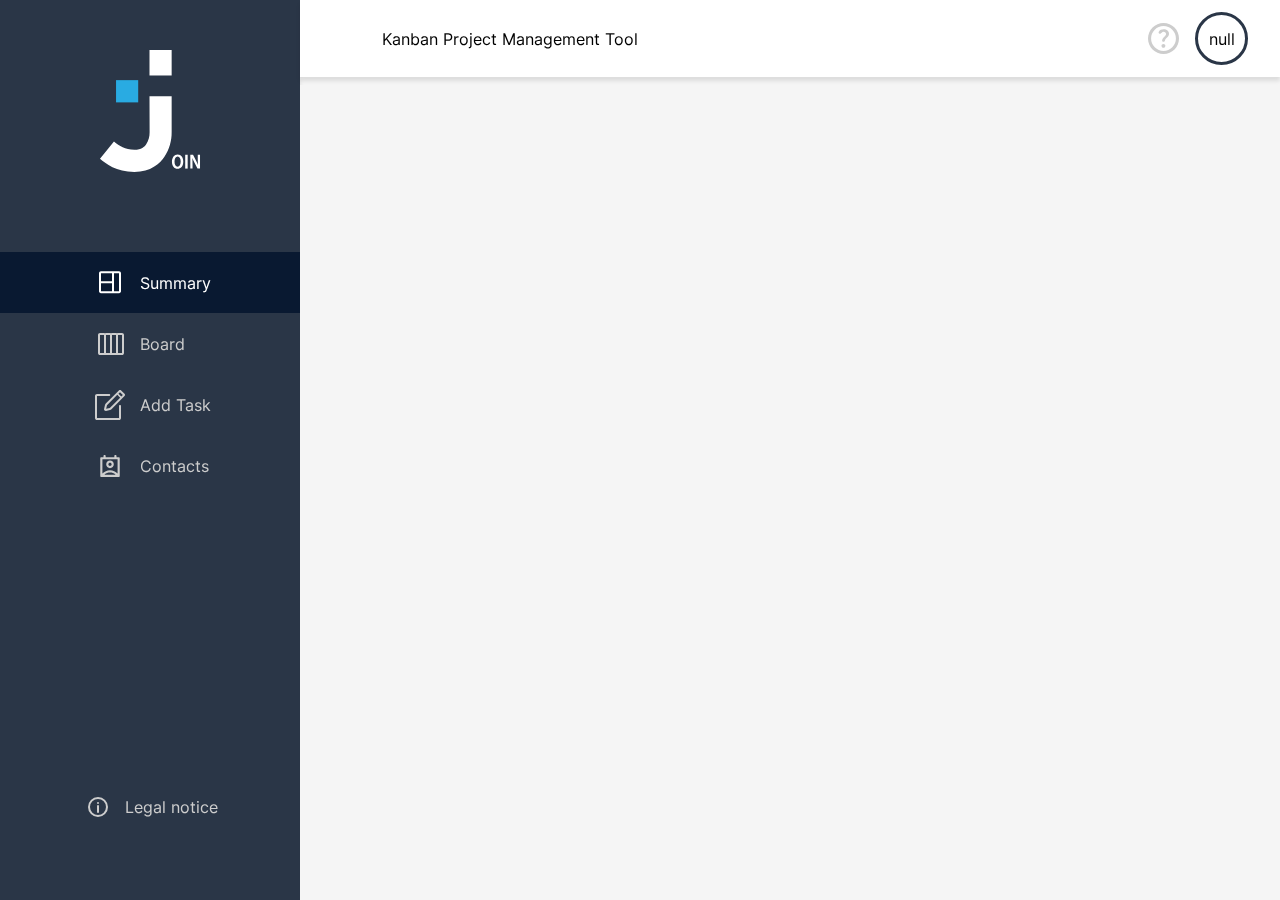
<file: summary.html>
<!DOCTYPE html>
<html lang="en">
  <head>
    <meta charset="UTF-8" />
    <meta http-equiv="X-UA-Compatible" content="IE=edge" />
    <meta name="viewport" content="width=device-width, initial-scale=1.0" />
    <link
      rel="shortcut icon"
      href="./assets/img/CapaOne.svg"
      type="image/x-icon"
    />
    <link rel="stylesheet" href="summary.css" />
    <link rel="stylesheet" href="fonts.css" />
    <link rel="stylesheet" href="./templates/footer.css" />
    <link rel="stylesheet" href="./templates/header.css" />
    <link rel="stylesheet" href="./template.css" />
    <script src="./mini_backend.js"></script>
    <script src="./js/template.js"></script>
    <script src="./js/summary.js"></script>
    <title>Join-Summary</title>
  </head>

  <body id="body" onload="init(); includeHTML()">
    <div id="overlay" class="d-none" onclick="removeOverlay()"></div>
    <header w3-include-html="templates/header.html"></header>
    <main>
      <div class="headline-mobile-container">
        <p id="headline-mobile">Kanban Project Management Tool</p>
      </div>

      <section class="header-container">
        <h1>Summary</h1>
        <div class="blue-line-vertical"></div>
        <h2>Everything in a nutshell!</h2>
        <div class="blue-line-horizontal"></div>
      </section>

      <section class="main-container">
        <div>
          <div class="task-container">
            <a href="board.html" class="task">
              <h1 id="tasksInBoard"></h1>
              <p>Tasks in<br />Board</p>
            </a>
            <a href="board.html" class="task">
              <h1 id="tasksInProgress"></h1>
              <p>Tasks in<br />Progress</p>
            </a>
            <a href="board.html" class="task">
              <h1 id="awaitingFeedback"></h1>
              <p>Awaiting<br />Feedback</p>
            </a>
          </div>
          <div>
            <a href="board.html" class="urgency">
              <div class="urgent">
                <img src="./assets/img/urgency-icon.svg" />
                <div class="center">
                  <h1 id="urgent"></h1>
                  <p>Urgent</p>
                </div>
              </div>
              <div class="grey-line"></div>
              <div class="urgent-date">
                <h2 id="date"></h2>
                <p>Upcoming Deadline</p>
              </div>
            </a>
          </div>
          <div class="todo-container">
            <a href="board.html" class="todo pencil">
              <svg width="70" height="70" viewBox="0 0 70 70" fill="none">
                <circle cx="35.25" cy="35" r="34.5" fill="#2A3647" />
                <path
                  d="M31.6156 47.262L26.0508 43.8847L40.211 20.553C40.7841 19.6087 42.0141 19.3078 42.9584 19.8809L45.1037 21.1829C46.0479 21.756 46.3488 22.986 45.7758 23.9303L31.6156 47.262Z"
                  fill="white"
                />
                <path
                  d="M30.94 48.3749L25.3752 44.9976L26.2314 48.4972C26.3626 49.0337 26.9039 49.3622 27.4403 49.231L30.94 48.3749Z"
                  fill="white"
                />
              </svg>
              <div class="center">
                <h1 id="toDo"></h1>
                <p>To-do</p>
              </div>
            </a>
            <a href="board.html" class="todo check">
              <svg width="70" height="70" viewBox="0 0 70 70" fill="none">
                <circle cx="35.25" cy="35" r="34.5" fill="#2A3647" />
                <path
                  d="M20.2783 35.0001L31.5071 46.0662L50.2217 23.9341"
                  stroke="white"
                  stroke-width="7"
                  stroke-linecap="round"
                  stroke-linejoin="round"
                />
              </svg>
              <div class="center">
                <h1 id="done"></h1>
                <p>Done</p>
              </div>
            </a>
          </div>
        </div>
        <div id="greeting-container" class="greeting-container">
          <div id="greeting" class="greeting-time"></div>
          <div id="greetingName" class="greeting-name"></div>
        </div>
      </section>
    </main>
    <footer w3-include-html="templates/footer.html"></footer>
  </body>
</html>
</file>
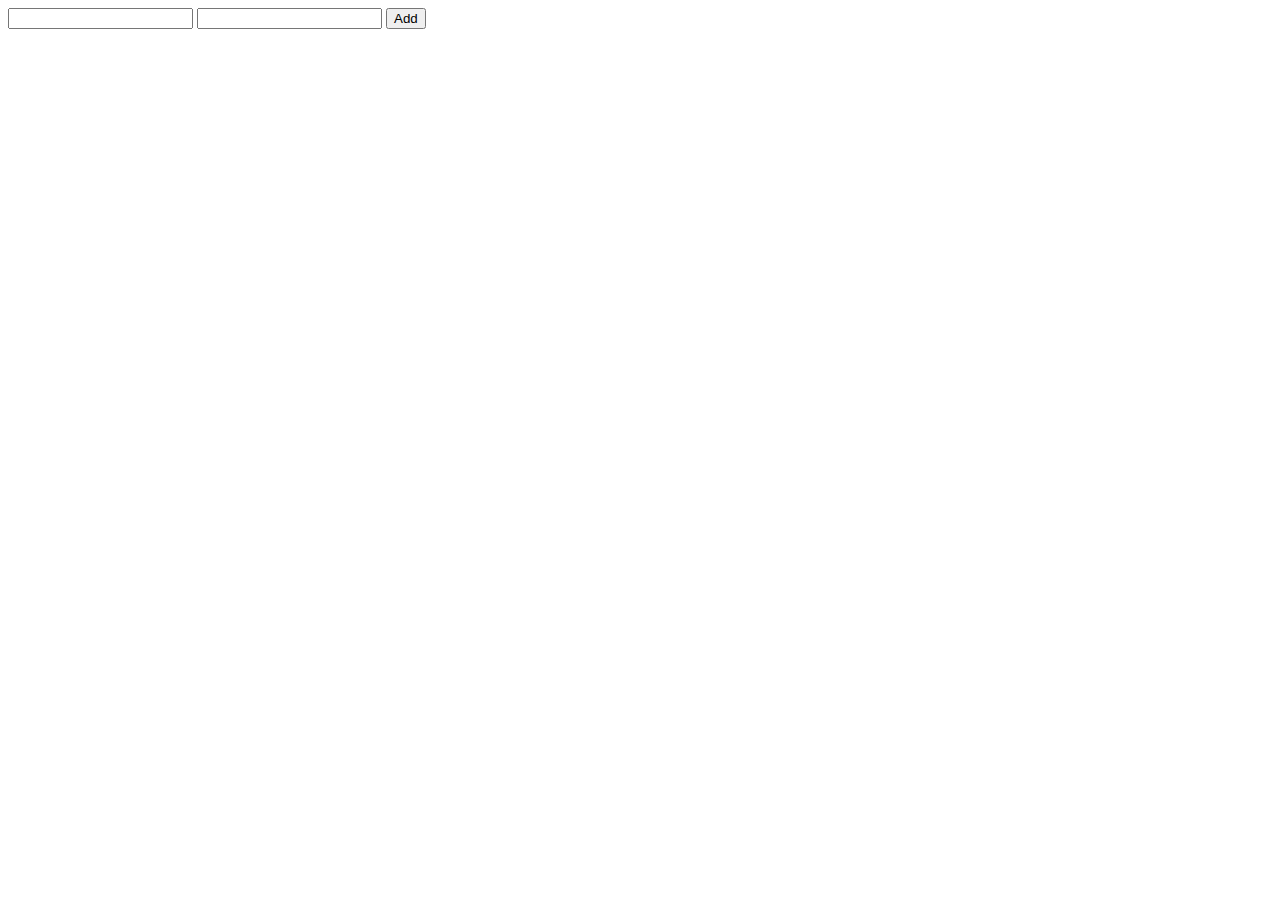
<file: test.html>
<!DOCTYPE html>
<html lang="en">

<head>
    <meta charset="UTF-8">
    <meta name="viewport" content="width=device-width, initial-scale=1.0">
    <title>Document</title>
    <script src="./mini_backend.js"></script>

    <script>
        let users = [];
        setURL('https://gruppenarbeit-479-join.developerakademie.net/smallest_backend_ever');

        async function init() {
            await downloadFromServer();
            users = JSON.parse(backend.getItem('users')) || [];
        }


        function addUser() {
            let name = document.getElementById('name');
            let email = document.getElementById('email');

            let newContact = {
                'name': name.value,
                'email': email.value,
            }
            users.push(newContact);
            backend.setItem('users', JSON.stringify(users));
        }
    </script>
</head>

<body onload="init()">
    <form onclick="addUser()">
        <input type="text" id="name">
        <input type="text" id="email">
        <button>Add</button>
    </form>
</body>

</html>
</file>
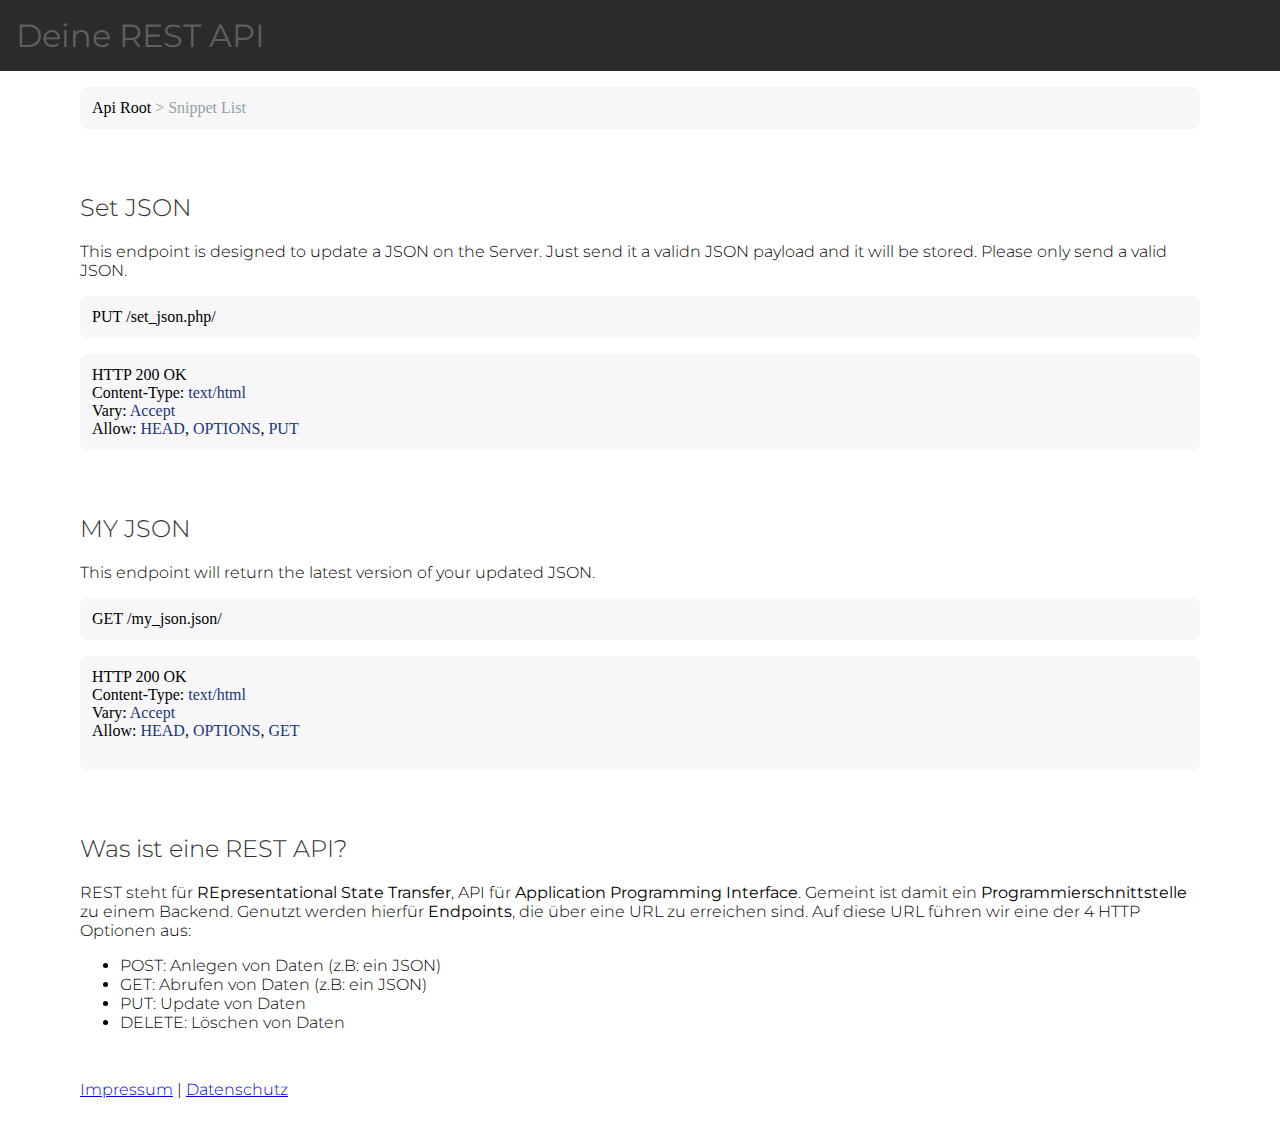
<file: smallest_backend_ever/legacy/docs.html>
<!DOCTYPE html>
<html lang="en">

<head>
    <meta charset="UTF-8">
    <meta name="viewport" content="width=device-width, initial-scale=1.0">
    <title>REST API Docs</title>
    <link href="https://fonts.googleapis.com/css2?family=Montserrat:wght@300;400;700&display=swap" rel="stylesheet">

    <style>
        body {
            margin: 0;
            font-family: 'Montserrat', sans-serif;
            font-weight: 300;
        }

        .content {
            padding-left: 80px;
            padding-right: 80px;
        }

        header {
            background-color: #2b2b2b;
            padding: 16px;
            color: #5f5f5f;
        }

        h1 {
            margin-top: 0;
            margin-bottom: 0;
            font-weight: 400;
        }

        h2 {
            margin-top: 64px;
            font-weight: 300;
            color: #333;
        }

        .code {
            margin-top: 16px;
            background-color: #F7F7F9;
            padding: 12px;
            border-radius: 8px;
            min-height: 10px;
            border-color: #E9E9EE;
            font-family: 'consolas' !important;
        }

        .highlight {
            color: #1e347b;
        }

        .gray {
            color: #93a1a1;
        }

        #explainBox {
            min-height: 50px;
            min-width: 200px;
            max-width: 400px;
            border: 1px solid #333;
            border-radius: 8px;
            padding: 8px;
            background-color: white;
            z-index: 999;
            position: absolute;
            transition: all 125ms ease-in-out;
            opacity: 0;
        }

        .legal {
            padding-top: 32px;
            ;
            padding-bottom: 32px;
            ;
        }
    </style>


    <script>
        function explain(title, element) {
            let x = element.getBoundingClientRect().x + 70;
            let y = window.pageYOffset + element.getBoundingClientRect().y - 20;
            explainBox.innerHTML = title;
            explainBox.style.top = y + 'px';
            explainBox.style.left = x + 'px';
            explainBox.style.opacity = 1;

            element.addEventListener("mouseout", hideExplainBox);
        }

        function hideExplainBox() {
            explainBox.style.opacity = 0;
        }
    </script>
</head>

<body>
    <header>
        <h1>Deine REST API</h1>
    </header>
    <div class="content">

        <div id="explainBox">
            Hallo das ist ein Text.
        </div>

        <div class="code" onmouseover="explain('Der Link zur den Endpoints. Api Root ist die URL des Servers.', this)">
            <b>Api Root</b> <span class="gray">> Snippet List</span>
        </div>

        <h2 onmouseover="explain('Der Titel der Funktion', this)">Set JSON</h2>
        <p onmouseover="explain('Hier wird die Funktion der REST API vom Backend-Programmierer beschrieben.', this)">
            This endpoint is designed to update a JSON on the Server. Just send it a validn JSON payload and it will be
            stored. Please only send a valid JSON.</p>

        <div class="code">
            <b
                onmouseover="explain('Die hier verwendete Methode ist PUT. Man kann das JSON also updaten. Mit POST würde man ein neues JSON erstellen, mit DELETE löschen und mit GET das JSON abrufen.', this)">PUT</b>
            <span
                onmouseover="explain('Das hier ist das Ende das Ende der UR, um die Funktion aufzurufen.', this)">/set_json.php/</span>
        </div>

        <div class="code">
            <b
                onmouseover="explain('Wenn alles funktioniert hat, wird der HTTP Status 200 zurückgegeben. 200 bedeutet, dass alles OK ist!', this)">HTTP
                200 OK</b><br>
            <b onmouseover="explain('Was für einen Content kannst du dem Server senden?!', this)">Content-Type:</b>
            <span class="highlight"
                onmouseover="explain('Der Server akzeptiert Text und HTML. Wir senden also ein JSON als Text (mit JSON.stringify)', this)">text/html</span><br>
            <b onmouseover="explain('Kann die Antwort vom Server variieren?', this)">Vary:</b> <span class="highlight"
                onmouseover="explain('Ja! Je nach Anfrage kommt ein unterschiedliches JSON vom Server zurück.', this)">Accept</span><br>
            <b onmouseover="explain('Was darf ich diesem Endpoint senden?', this)">Allow:</b>
            <span onmouseover="explain('Der HEAD ist beispielsweise eine Session-ID um dich zu identifizieren.',this)"
                class="highlight">HEAD</span>,
            <span class="highlight"
                onmouseover="explain('OPTIONS kann ignoriert werden. Hier kann man den Server fragen, welche Kommunikationswege der Server Erlaubt. Zum Beispiel HTTP 1.1. ', this)">
                OPTIONS</span>,
            <span class="highlight"
                onmouseover="explain('PUT ist die Methode, um ein JSON upzudaten.', this)">PUT</span><br>
        </div>



        <h2 onmouseover="explain('Überschrift der zweiten Funktion, welche die REST API bereitstellt.?', this)">MY JSON
        </h2>
        <p onmouseover="explain('Beschreibung der zweiten Funktion?', this)">This endpoint will return the latest
            version of your updated JSON.</p>

        <div class="code">
            <b onmouseover="explain('Die HTTP Metode ist GET. Also wird hier ein JSON File abgerufen.', this)">GET</b>
            <span onmouseover="explain('Die URL des Endpoints.', this)">/my_json.json/</span>
        </div>

        <div class="code">
            <b onmouseover="explain('Wenn Status 200 zurückgegeben wird, ist alles OK.', this)">HTTP 200 OK</b><br>
            <b onmouseover="explain('Welchen Content-Type akzeptiert der Server?', this)">Content-Type:</b> <span
                class="highlight"
                onmouseover="explain('Der Server akzeptiert Text oder HTML (Wir senden Text)', this)">text/html</span><br>
            <b onmouseover="explain('Kann die Antwort vom Server variieren?', this)">Vary:</b> <span class="highlight"
                onmouseover="explain('Ja! Je nach Anfrage kommt ein unterschiedliches JSON vom Server zurück.', this)">Accept</span><br>
            <b onmouseover="explain('Was darf ich diesem Endpoint senden?', this)">Allow:</b>
            <span onmouseover="explain('Der HEAD ist beispielsweise eine Session-ID um dich zu identifizieren.',this)"
                class="highlight">HEAD</span>,
            <span class="highlight"
                onmouseover="explain('OPTIONS kann ignoriert werden. Hier kann man den Server fragen, welche Kommunikationswege der Server Erlaubt. Zum Beispiel HTTP 1.1. ', this)">
                OPTIONS</span>,
            <span class="highlight"
                onmouseover="explain('GET ist die Methode, um ein JSON abzurufen.', this)">GET</span><br>
            <br>
        </div>



        <h2>Was ist eine REST API?</h2>
        <p>REST steht für <b>REpresentational State Transfer</b>, API für <b>Application Programming Interface</b>.
            Gemeint ist damit ein <b>Programmierschnittstelle</b> zu einem Backend. Genutzt werden hierfür
            <b>Endpoints</b>, die über eine URL zu erreichen sind. Auf diese URL führen wir eine der 4 HTTP Optionen
            aus:
        <ul>
            <li>POST: Anlegen von Daten (z.B: ein JSON)</li>
            <li>GET: Abrufen von Daten (z.B: ein JSON)</li>
            <li>PUT: Update von Daten</li>
            <li>DELETE: Löschen von Daten</li>
        </ul>
        </p>

        <div class="legal">
            <a href="https://developerakademie.com/impressum.html">Impressum</a> |
            <a href="https://developerakademie.com/datenschutz.html">Datenschutz</a>
        </div>

    </div>
</body>

</html>
</file>
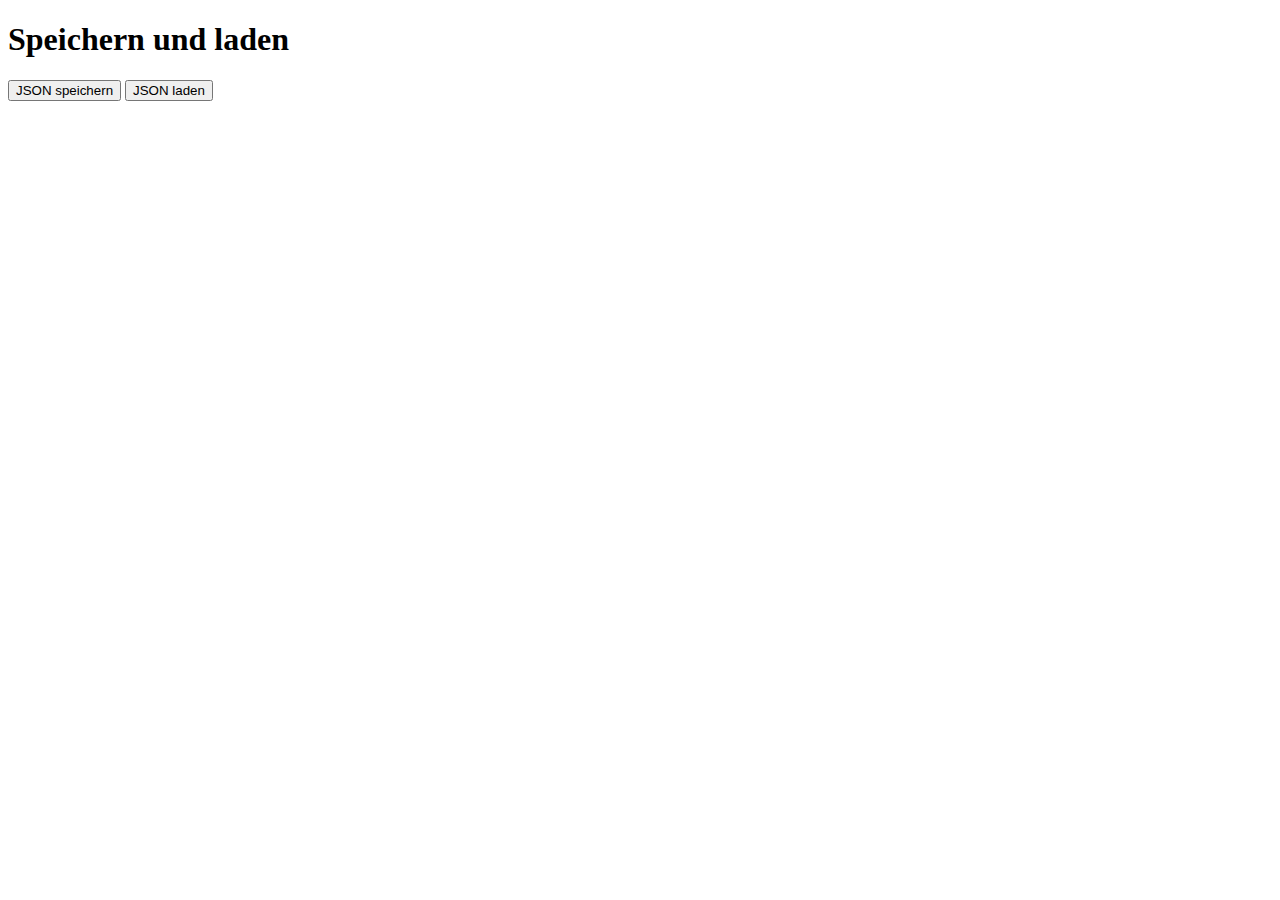
<file: smallest_backend_ever/legacy/test_request.html>
<!DOCTYPE html>
<html>

<head>
    <meta charset='utf-8'>
    <meta http-equiv='X-UA-Compatible' content='IE=edge'>
    <title>Simple JSON POST request</title>
    <meta name='viewport' content='width=device-width, initial-scale=1'>
</head>

<body>

    <h1 id="result">Speichern und laden</h1>

    <button onclick="save()">JSON speichern</button>
    <button onclick="load()">JSON laden</button>

    <script>
        const BASE_SERVER_URL = 'http://students.developerakademie.com/json_to_server/'; // Place of the backend
        let myJSON = [{
            "Name": "Claudia"
        }, {
            "Name": "Hans"
        }];


        /**
         * Saves myJSON to server
         */
        function save() {
            updateStatus('Speichern ...');
            saveJSONToServer(myJSON)
                .then(function () {
                    updateStatus('Speichern erfolgreich!');
                })
                .catch(function (error) {
                    updateStatus('Fehler beim Speichern');
                    console.error('error', error);
                });
        }


        /**
         * Loads myJSON from Server
         */
        function load() {
            updateStatus('Laden ...');
            loadJSONFromServer()
                .then(function (result) {
                    console.log(result);
                    myJSON = JSON.parse(result);
                    updateStatus('Laden erfolgreich!');
                })
                .catch(function (error) {
                    updateStatus('Fehler beim Laden');
                    console.error('error', error);
                });
        }



        /**
         * Saves a JSON or JSON Array to the Server
         * payload {JSON | Array} - The payload you want to store
         */
        function saveJSONToServer(payload) {
            return new Promise(function (resolve, reject) {
                let xhttp = new XMLHttpRequest();
                let proxy = determineProxySettings();
                let serverURL = proxy + BASE_SERVER_URL + 'save_json.php';
                xhttp.open('POST', serverURL);

                xhttp.onreadystatechange = function (oEvent) {
                    if (xhttp.readyState === 4) {
                        if (xhttp.status >= 200 && xhttp.status <= 399) {
                            resolve(xhttp.responseText);
                        } else {
                            reject(xhttp.statusText);
                        }
                    }
                };

                xhttp.setRequestHeader("Content-Type", "application/json;charset=UTF-8");
                xhttp.send(JSON.stringify(payload));

            });
        }



        /**
         * Loads a JSON or JSON Array to the Server
         * payload {JSON | Array} - The payload you want to store
         */
        function loadJSONFromServer() {
            return new Promise(function (resolve, reject) {
                let xhttp = new XMLHttpRequest();
                let proxy = determineProxySettings();
                let serverURL = proxy + BASE_SERVER_URL + 'my_json.json';
                xhttp.open('GET', serverURL);

                xhttp.onreadystatechange = function (oEvent) {
                    if (xhttp.readyState === 4) {
                        if (xhttp.status >= 200 && xhttp.status <= 399) {
                            resolve(xhttp.responseText);
                        } else {
                            reject(xhttp.statusText);
                        }
                    }
                };

                xhttp.setRequestHeader("Content-Type", "application/json;charset=UTF-8");
                xhttp.send();

            });
        }

        function updateStatus(status) {
            result.innerHTML = status;
        }
        
        function determineProxySettings() {
            if (window.location.href.indexOf('.developerakademie.com') > -1) {
                return '';
            } else {
                return 'https://cors-anywhere.herokuapp.com/';
            }
        }
    </script>

</body>

</html>
</file>
<file: index.css>
body {
  height: 100vh;
  width: 100%;
  margin: 0;
  background-color: #f6f7f8;
}

.pageOneContainer {
  display: flex;
  align-items: center;
  justify-content: center;
  position: absolute;
  height: 100vh;
  width: 100%;
  margin: 0;
  z-index: 1;
}

/*Login-Page*/

.capaOneContainer {
  position: absolute;
  display: flex;
  height: 100vh;
  width: 100%;
  background-color: #f6f7f8;
  opacity: 1;
  transition: opacity 1s;
  z-index: 2;
}

.capaOneContainer.ausblenden {
  opacity: 0;
}

.capaOne {
  position: fixed;
  height: 334px;
  width: 274px;
  z-index: 3;
}

.capaOneWhite {
  position: fixed;
  height: 334px;
  width: 274px;
  z-index: 3;
}

@keyframes centerToCorner {
  0% {
    height: 334px;
    width: 274px;
    left: 40.49%;
    right: 40.49%;
    top: 33.69%;
    bottom: 33.68%;
  }
  100% {
    height: 122px;
    width: 100px;
    left: 5.35%;
    right: 87.71%;
    top: 7.81%;
    bottom: 80.28%;
  }
}

.animation {
  animation: centerToCorner 1s ease-in-out forwards;
}

.loginSignUp {
  display: flex;
  flex-direction: row;
  justify-content: center;
  align-items: center;
  padding: 4px 16px;
  gap: 10px;
  width: 91px;
  height: 51px;
  background: #2a3647;
  border-radius: 8px;
  border-width: 0px;
  flex: none;
  order: 1;
  flex-grow: 0;
}

.loginSignUp:hover {
  cursor: pointer;
  background: #29abe2;
  box-shadow: 0px 4px 4px rgba(0, 0, 0, 0.25);
  border-radius: 8px;
}

.loginSignUp:active {
  background: #091931;
  box-shadow: 0px 4px 4px rgba(0, 0, 0, 0.25);
  border-radius: 8px;
}

.loginSignUpButton {
  font-family: "Inter";
  font-style: normal;
  font-weight: 700;
  font-size: 16px;
  line-height: 120%;
  color: #ffffff;
  flex: none;
  order: 0;
  flex-grow: 0;
}

.loginContainer {
  display: flex;
  flex-direction: column;
  align-items: center;
  gap: 35px;
  width: 652px;
  height: 513px;
  background: #ffffff;
  box-shadow: 0px 0px 14px 3px rgba(0, 0, 0, 0.04);
  border-radius: 30px;
}

.loginHeadline {
  font-family: Inter;
  font-size: 61px;
  font-weight: 700;
  line-height: 73px;
  letter-spacing: 0em;
  text-align: center;
  margin-top: 12px;
}

.inputBox {
  box-sizing: border-box;
  display: flex;
  flex-direction: row;
  align-items: center;
  padding: 13px 21px;
  gap: 10px;
  width: 422px;
  height: 51px;
  background: #ffffff;
  border: 1px solid black;
  border-radius: 10px;
  flex: none;
  order: 0;
  flex-grow: 0;
}

.email {
  display: flex;
  flex-direction: row;
  justify-content: space-between;
  align-items: center;
  padding: 0px;
  gap: 10px;
  width: 380px;
  height: 25px;
  font-family: "Inter";
  font-style: normal;
  font-weight: 400;
  font-size: 21px;
  line-height: 120%;
  color: black;
  border-width: 0;
  outline: none;
}

.password {
  display: flex;
  flex-direction: row;
  justify-content: space-between;
  align-items: center;
  padding: 0px;
  gap: 10px;
  width: 380px;
  height: 25px;
  font-family: "Inter";
  font-style: normal;
  font-weight: 400;
  font-size: 21px;
  line-height: 120%;
  color: black;
  border-width: 0;
  outline: none;
}

.emailPassword {
  display: flex;
  flex-direction: column;
  align-items: center;
  padding: 0px;
  gap: 29px;
  width: 422px;
  height: 171px;
  flex: none;
  order: 1;
  flex-grow: 0;
}

.cursorPointer {
  cursor: pointer;
}

.remember {
  display: flex;
  flex-direction: row;
  justify-content: center;
  align-items: flex-start;
  padding: 0px;
  gap: 35px;
  width: 335px;
  height: 19px;
  flex: none;
  order: 2;
  flex-grow: 0;
}

.remember a {
  font-family: "Inter";
  font-style: normal;
  font-weight: 400;
  font-size: 16px;
  line-height: 120%;
  color: #29abe2;
  text-decoration: none;
}

.rememberMe {
  display: flex;
  flex-direction: row;
  justify-content: center;
  align-items: center;
  padding: 0px;
  gap: 10px;
  width: 146px;
  height: 19px;
}

.rememberMeCheckbox {
  appearance: none;
  width: 16px;
  height: 16px;
  background-image: url(assets/img/checkbox.svg);
  background-size: cover;
  background-position: center;
}

.rememberMeCheckbox:checked {
  appearance: none;
  width: 16px;
  height: 16px;
  background-image: url(assets/img/checkboxOnClick.svg);
  background-size: cover;
  background-position: center;
}

.rememberMeCheckbox:hover {
  cursor: pointer;
}

.rememberMeCheckboxLabel {
  width: 110px;
  height: 19px;
  font-family: "Inter";
  font-style: normal;
  font-weight: 400;
  font-size: 16px;
  line-height: 120%;
  color: #000000;
}

.MemberOrGuest {
  display: flex;
  flex-direction: row;
  justify-content: center;
  align-items: flex-start;
  padding: 0px;
  gap: 35px;
  width: 341px;
  height: 51px;
  flex: none;
  order: 3;
  flex-grow: 0;
}

.memberLogin {
  display: flex;
  flex-direction: row;
  justify-content: center;
  align-items: center;
  padding: 4px 0px;
  gap: 10px;
  width: 145px;
  height: 51px;
  background: #2a3647;
  border-radius: 8px;
  flex: none;
  order: 0;
  flex-grow: 0;
  font-family: "Inter";
  font-style: normal;
  font-weight: 700;
  font-size: 21px;
  line-height: 120%;
  color: #ffffff;
}

.memberLogin:hover {
  cursor: pointer;
  background: #29abe2;
  box-shadow: 0px 4px 4px rgba(0, 0, 0, 0.25);
  border-radius: 8px;
}

.memberLogin:active {
  background: #091931;
  box-shadow: 0px 4px 4px rgba(0, 0, 0, 0.25);
  border-radius: 8px;
}

.guestLogin {
  box-sizing: border-box;
  display: flex;
  flex-direction: row;
  justify-content: center;
  align-items: center;
  padding: 4px 0px;
  gap: 10px;
  width: 161px;
  height: 51px;
  border: 1px solid #2a3647;
  border-radius: 8px;
  flex: none;
  order: 1;
  flex-grow: 0;
  font-family: "Inter";
  font-style: normal;
  font-weight: 700;
  font-size: 21px;
  line-height: 120%;
  color: #2a3647;
  background-color: #ffffff;
}

.guestLogin:hover {
  cursor: pointer;
  border: 2px solid #29abe2;
  filter: drop-shadow(0px 4px 4px rgba(0, 0, 0, 0.25));
  border-radius: 8px;
}

.guestLogin:active {
  border: 1px solid #091931;
  filter: drop-shadow(0px 4px 4px rgba(0, 0, 0, 0.25));
  border-radius: 8px;
}

.notAJoinUser {
  display: flex;
  flex-direction: row;
  align-items: center;
  justify-content: space-between;
  padding: 0px;
  position: absolute;
  width: 300px;
  right: 7.92%;
  top: 6.54%;
  font-family: "Inter";
  font-style: normal;
  font-weight: 400;
  font-size: 21px;
  line-height: 120%;
  color: #000000;
}

/*Sign-Up-Page*/

.signUpContainer {
  display: none;
  flex-direction: column;
  align-items: center;
  padding: 35px 0px;
  gap: 35px;
  width: 652px;
  height: 513px;
  background: #ffffff;
  box-shadow: 0px 0px 14px 3px rgba(0, 0, 0, 0.04);
  border-radius: 30px;
}

.name {
  display: flex;
  flex-direction: row;
  justify-content: space-between;
  align-items: center;
  padding: 0px;
  gap: 10px;
  width: 380px;
  height: 25px;
  font-family: "Inter";
  font-style: normal;
  font-weight: 400;
  font-size: 21px;
  line-height: 120%;
  color: black;
  border-width: 0;
  outline: none;
}

.signUpHeadlineContainer {
  display: flex;
  flex-direction: row;
  align-items: start;
  justify-content: center;
  width: 652px;
}

.signUpHeadline {
  position: relative;
  right: 18px;
  font-family: Inter;
  font-size: 61px;
  font-weight: 700;
  line-height: 73px;
  letter-spacing: 0em;
  text-align: center;
}

.backArrowContainer {
  display: flex;
  align-items: center;
  justify-content: center;
  position: relative;
  right: 150px;
  width: 37px;
  height: 37px;
}

.backArrow:hover {
  cursor: pointer;
}

.signUpInput {
  display: flex;
  flex-direction: column;
  align-items: flex-start;
  padding: 0px;
  gap: 29px;
  width: 422px;
  height: 200px;
  flex: none;
  order: 1;
  flex-grow: 0;
}

.signUpButtonContainer {
  display: flex;
  flex-direction: row;
  justify-content: center;
  align-items: flex-start;
  padding: 0px;
  gap: 35px;
  width: 422px;
  height: 51px;
  order: 3;
}

.signUp {
  display: flex;
  flex-direction: row;
  justify-content: center;
  align-items: center;
  padding: 4px 0px;
  gap: 10px;
  width: 145px;
  height: 51px;
  background: #2a3647;
  border-radius: 8px;
  flex: none;
  order: 0;
  flex-grow: 0;
  font-family: "Inter";
  font-style: normal;
  font-weight: 700;
  font-size: 21px;
  line-height: 120%;
  color: #ffffff;
}

.signUp:hover {
  cursor: pointer;
  background: #29abe2;
  box-shadow: 0px 4px 4px rgba(0, 0, 0, 0.25);
  border-radius: 8px;
}

.signUp:active {
  background: #091931;
  box-shadow: 0px 4px 4px rgba(0, 0, 0, 0.25);
  border-radius: 8px;
}

/*Forgotten Password*/

.forgottenPWContainer {
  display: none;
  position: relative;
  flex-direction: column;
  align-items: center;
  padding: 35px 0px;
  gap: 35px;
  width: 826px;
  height: 462px;
  background: #ffffff;
  box-shadow: 0px 0px 14px 3px rgba(0, 0, 0, 0.04);
  border-radius: 30px;
}

.forgottenPWHeadlineContainer {
  display: flex;
  flex-direction: row;
  align-items: start;
  justify-content: center;
  width: 826px;
}

.forgottenPWHeadline {
  position: relative;
  font-family: "Inter";
  font-size: 61px;
  font-weight: 700;
  line-height: 73px;
  letter-spacing: 0em;
  text-align: center;
}

.backforgottenPWArrowContainer {
  display: flex;
  align-items: center;
  justify-content: center;
  position: absolute;
  left: 20px;
  width: 37px;
  height: 37px;
}

.forgottenPWContent {
  width: 656px;
  height: 50px;
  font-family: "Inter";
  font-style: normal;
  font-weight: 400;
  font-size: 21px;
  line-height: 120%;
  text-align: center;
  color: #000000;
  flex: none;
  order: 1;
  flex-grow: 0;
  z-index: 1;
}

.forgottenPWInput {
  display: flex;
  flex-direction: column;
  align-items: flex-start;
  padding: 0px;
  gap: 29px;
  width: 422px;
  height: 51px;
  flex: none;
  order: 1;
  flex-grow: 0;
}

.sendEmailContainer {
  display: flex;
  flex-direction: row;
  justify-content: center;
  align-items: flex-start;
  padding: 0px;
  gap: 35px;
  width: 422px;
  height: 51px;
  flex: none;
  order: 3;
  flex-grow: 0;
}

.sendEmail {
  display: flex;
  flex-direction: row;
  justify-content: center;
  align-items: center;
  padding: 4px 0px;
  gap: 10px;
  width: 264px;
  height: 51px;
  background: #2a3647;
  border-radius: 8px;
  flex: none;
  order: 0;
  flex-grow: 0;
  font-family: "Inter";
  font-style: normal;
  font-weight: 700;
  font-size: 21px;
  line-height: 120%;
  color: #ffffff;
}

.sendEmail:hover {
  cursor: pointer;
  background: #29abe2;
  box-shadow: 0px 4px 4px rgba(0, 0, 0, 0.25);
  border-radius: 8px;
}

.sendEmail:active {
  background: #091931;
  box-shadow: 0px 4px 4px rgba(0, 0, 0, 0.25);
  border-radius: 8px;
}

/*Reset Password*/

.resetPWContainer {
  display: none;
  flex-direction: column;
  align-items: center;
  padding: 35px 0px;
  gap: 35px;
  width: 826px;
  height: 537px;
  background: #ffffff;
  box-shadow: 0px 0px 14px 3px rgba(0, 0, 0, 0.04);
  border-radius: 30px;
}

.resetPWHeadlineContainer {
  display: flex;
  flex-direction: row;
  align-items: start;
  justify-content: center;
  width: 826px;
}

.resetPWHeadline {
  position: relative;
  right: 18px;
  font-family: "Inter";
  font-size: 61px;
  font-weight: 700;
  line-height: 73px;
  letter-spacing: 0em;
  text-align: center;
}

.backresetPWArrowContainer {
  display: flex;
  align-items: center;
  justify-content: center;
  position: relative;
  right: 50px;
  width: 37px;
  height: 37px;
}

.resetPWContent {
  width: 656px;
  height: 25px;
  font-family: "Inter";
  font-style: normal;
  font-weight: 400;
  font-size: 21px;
  line-height: 120%;
  text-align: center;
  color: #000000;
  flex: none;
  order: 1;
  flex-grow: 0;
  z-index: 1;
}

.resetPWInput {
  display: flex;
  flex-direction: column;
  align-items: flex-start;
  padding: 0px;
  gap: 29px;
  width: 422px;
  height: 150px;
  flex: none;
  order: 1;
  flex-grow: 0;
}

.continueContainer {
  display: flex;
  flex-direction: row;
  justify-content: center;
  align-items: flex-start;
  padding: 0px;
  gap: 35px;
  width: 422px;
  height: 51px;
  flex: none;
  order: 3;
  flex-grow: 0;
}

.continue {
  display: flex;
  flex-direction: row;
  justify-content: center;
  align-items: center;
  padding: 4px 0px;
  gap: 10px;
  width: 264px;
  height: 51px;
  background: #2a3647;
  border-radius: 8px;
  flex: none;
  order: 0;
  flex-grow: 0;
  font-family: "Inter";
  font-style: normal;
  font-weight: 700;
  font-size: 21px;
  line-height: 120%;
  color: #ffffff;
}
</file>
<file: indexResponsive.css>
/*Responsivemode*/

@media only screen and (max-width: 700px) {
  .pageOneContainer {
    display: flex;
    flex-direction: column;
    gap: 40px;
  }

  .capaOneContainer {
    position: absolute;
    display: flex;
    height: 100vh;
    width: 100%;
    background-color: #2a3647;
    opacity: 1;
    transition: opacity 1s;
    z-index: 2;
  }

  .capaOne {
    position: fixed;
    height: 122px;
    width: 100px;
    z-index: 3;
  }

  .capaOneWhite {
    position: fixed;
    height: 122px;
    width: 100px;
    z-index: 4;
    opacity: 1;
    transition: opacity 1s;
  }

  .ausblenden {
    opacity: 0;
  }

  @keyframes centerToCorner {
    0% {
      height: 122px;
      width: 100px;
      left: 38.32%;
      right: 38.31%;
      top: 43.41%;
      bottom: 43.42%;
    }
    100% {
      width: 64px;
      height: 78px;
      left: 32px;
      top: 42px;
    }
  }

  .notAJoinUser {
    position: unset;
    padding: 0px;
    width: 287px;
    height: 51px;
    order: 1;
  }

  .loginContainer {
    width: 90%;
    order: 0;
  }

  .loginHeadline {
    font-family: "Inter";
    font-style: normal;
    font-weight: 700;
    font-size: 47px;
    line-height: 120%;
  }

  .line {
    width: 90px;
  }

  .emailPassword {
    padding: 0px;
    gap: 29px;
    width: 327px;
    height: 100px;
  }

  .inputBox {
    position: relative;
    padding: 13px 21px;
    gap: 10px;
    width: 300px;
    height: 41px;
  }

  .email {
    padding: 0px;
    gap: 10px;
    width: 240px;
    height: 25px;
  }

  .password {
    padding: 0px;
    gap: 10px;
    width: 240px;
    height: 25px;
  }

  .cursorPointer {
    cursor: pointer;
  }

  .remember {
    display: flex;
    flex-direction: column;
    align-items: flex-start;
    padding: 0px;
    gap: 31px;
    width: 300px;
    height: 69px;
  }

  .remember a {
    order: 0;
  }

  .rememberMe {
    order: 1;
  }

  .MemberOrGuest {
    display: flex;
    flex-direction: column;
    align-items: flex-start;
    padding: 0px;
    gap: 21px;
    width: 180px;
    height: 123px;
    flex: none;
    order: 3;
    flex-grow: 0;
  }

  .memberLogin {
    padding: 4px 0px;
    gap: 10px;
    width: 180px;
    height: 51px;
    font-family: "Inter";
    font-style: normal;
    font-weight: 700;
    font-size: 21px;
    line-height: 120%;
  }

  .guestLogin {
    padding: 4px 0px;
    gap: 10px;
    width: 180px;
    height: 51px;
    font-size: 16px;
  }

  /*Sign-Up-Page*/

  .signUpContainer {
    flex-direction: column;
    align-items: center;
    justify-content: center;
    width: 90%;
    height: 60%;
  }

  .signUpHeadlineContainer {
    display: flex;
    flex-direction: row;
    align-items: start;
    justify-content: center;
    width: 100%;
    order: 0;
  }

  .signUpHeadline {
    position: relative;
    right: 1px;
    font-family: "Inter";
    font-style: normal;
    font-weight: 700;
    font-size: 47px;
    line-height: 120%;
    text-align: center;
  }

  .backArrowContainer {
    display: flex;
    align-items: center;
    justify-content: center;
    position: relative;
    right: 55px;
    width: 16px;
    height: 16px;
  }

  .backArrow {
    width: 16px;
    height: 16px;
  }

  .backArrow:hover {
    cursor: pointer;
  }

  .signUpInput {
    padding: 0px;
    gap: 30px;
    width: 80%;
    height: 240px;
    order: 1;
    justify-content: center;
    align-items: center;
    display: flex;
  }

  .name {
    padding: 0px;
    gap: 10px;
    width: 255px;
    height: 25px;
  }

  .signUpButtonContainer {
    display: flex;
    justify-content: center;
    padding: 4px 0px;
    gap: 10px;
    width: 100%;
    height: 51px;
    order: 2;
  }
  
  .figur {
    position: absolute;
    right: 2%;
  }

  .signUp {
    width: 180px;
    height: 51px;
    font-size: 16px;
  }

  /*Forgotten Password*/

  .forgottenPWContainer {
    position: relative;
    padding: 56px 0px;
    width: 90%;
    height: unset;
  }

  .forgottenPWHeadlineContainer {
    display: flex;
    justify-content: center;
    width: 100%;
    height: 96px;
  }

  .forgottenPWHeadline {
    font-size: 40px;
    right: unset;
    line-height: 120%;
  }

  .backforgottenPWArrowContainer {
    position: absolute;
    left: 20px;
    top: 20px;
    width: 16px;
    height: 16px;
  }

  .forgottenPWContent {
    width: 80%;
    margin-bottom: 10%;
  }

  .forgottenPWInput {
    padding: 13px 21px;
    gap: 10px;
    width: 90%;
    height: 41px;
  }

  .sendEmailContainer {
    width: 100%;
    height: 51px;
    display: flex;

  }

  .sendEmail {
    padding: 4px 0px;
    gap: 10px;
    width: 180px;
    height: 51px;
    font-size: 16px;
  }
  /*Reset Password*/

  .resetPWContainer {
    width: 372px;
    height: 525px;
  }

  .resetPWHeadlineContainer {
    width: 315px;
    height: 96px;
  }

  .resetPWHeadline {
    font-size: 40px;
    line-height: 120%;
    right: 15px;
  }

  .backresetPWArrowContainer {
    top: -10px;
    right: 0px;
    width: 16px;
    height: 16px;
  }

  .resetPWContent {
    width: 322px;
    height: 50px;
    padding: 13px 21px;
    gap: 10px;
  }

  .resetPWInput {
    padding: 13px 21px;
    gap: 20px;
    width: 327px;
    height: 100px;
  }

  .continueContainer {
    padding: 4px 0px;
    gap: 10px;
    width: 180px;
    height: 51px;
  }

  .continue {
    font-size: 16px;
    width: 180px;
    height: 51px;
  }
}
</file>
<file: fonts.css>
/* inter-100 - latin */
@font-face {
  font-display: swap; /* Check https://developer.mozilla.org/en-US/docs/Web/CSS/@font-face/font-display for other options. */
  font-family: 'Inter';
  font-style: normal;
  font-weight: 100;
  src: url('./fonts/inter-v12-latin-100.woff2') format('woff2'), /* Chrome 36+, Opera 23+, Firefox 39+ */
       url('./fonts/inter-v12-latin-100.woff') format('woff'); /* Chrome 5+, Firefox 3.6+, IE 9+, Safari 5.1+ */
}
/* inter-200 - latin */
@font-face {
  font-display: swap; /* Check https://developer.mozilla.org/en-US/docs/Web/CSS/@font-face/font-display for other options. */
  font-family: 'Inter';
  font-style: normal;
  font-weight: 200;
  src: url('./fonts/inter-v12-latin-200.woff2') format('woff2'), /* Chrome 36+, Opera 23+, Firefox 39+ */
       url('./fonts/inter-v12-latin-200.woff') format('woff'); /* Chrome 5+, Firefox 3.6+, IE 9+, Safari 5.1+ */
}
/* inter-300 - latin */
@font-face {
  font-display: swap; /* Check https://developer.mozilla.org/en-US/docs/Web/CSS/@font-face/font-display for other options. */
  font-family: 'Inter';
  font-style: normal;
  font-weight: 300;
  src: url('./fonts/inter-v12-latin-300.woff2') format('woff2'), /* Chrome 36+, Opera 23+, Firefox 39+ */
       url('./fonts/inter-v12-latin-300.woff') format('woff'); /* Chrome 5+, Firefox 3.6+, IE 9+, Safari 5.1+ */
}
/* inter-regular - latin */
@font-face {
  font-display: swap; /* Check https://developer.mozilla.org/en-US/docs/Web/CSS/@font-face/font-display for other options. */
  font-family: 'Inter';
  font-style: normal;
  font-weight: 400;
  src: url('./fonts/inter-v12-latin-regular.woff2') format('woff2'), /* Chrome 36+, Opera 23+, Firefox 39+ */
       url('./fonts/inter-v12-latin-regular.woff') format('woff'); /* Chrome 5+, Firefox 3.6+, IE 9+, Safari 5.1+ */
}
/* inter-500 - latin */
@font-face {
  font-display: swap; /* Check https://developer.mozilla.org/en-US/docs/Web/CSS/@font-face/font-display for other options. */
  font-family: 'Inter';
  font-style: normal;
  font-weight: 500;
  src: url('./fonts/inter-v12-latin-500.woff2') format('woff2'), /* Chrome 36+, Opera 23+, Firefox 39+ */
       url('./fonts/inter-v12-latin-500.woff') format('woff'); /* Chrome 5+, Firefox 3.6+, IE 9+, Safari 5.1+ */
}
/* inter-600 - latin */
@font-face {
  font-display: swap; /* Check https://developer.mozilla.org/en-US/docs/Web/CSS/@font-face/font-display for other options. */
  font-family: 'Inter';
  font-style: normal;
  font-weight: 600;
  src: url('./fonts/inter-v12-latin-600.woff2') format('woff2'), /* Chrome 36+, Opera 23+, Firefox 39+ */
       url('./fonts/inter-v12-latin-600.woff') format('woff'); /* Chrome 5+, Firefox 3.6+, IE 9+, Safari 5.1+ */
}
/* inter-700 - latin */
@font-face {
  font-display: swap; /* Check https://developer.mozilla.org/en-US/docs/Web/CSS/@font-face/font-display for other options. */
  font-family: 'Inter';
  font-style: normal;
  font-weight: 700;
  src: url('./fonts/inter-v12-latin-700.woff2') format('woff2'), /* Chrome 36+, Opera 23+, Firefox 39+ */
       url('./fonts/inter-v12-latin-700.woff') format('woff'); /* Chrome 5+, Firefox 3.6+, IE 9+, Safari 5.1+ */
}
/* inter-800 - latin */
@font-face {
  font-display: swap; /* Check https://developer.mozilla.org/en-US/docs/Web/CSS/@font-face/font-display for other options. */
  font-family: 'Inter';
  font-style: normal;
  font-weight: 800;
  src: url('./fonts/inter-v12-latin-800.woff2') format('woff2'), /* Chrome 36+, Opera 23+, Firefox 39+ */
       url('./fonts/inter-v12-latin-800.woff') format('woff'); /* Chrome 5+, Firefox 3.6+, IE 9+, Safari 5.1+ */
}
/* inter-900 - latin */
@font-face {
  font-display: swap; /* Check https://developer.mozilla.org/en-US/docs/Web/CSS/@font-face/font-display for other options. */
  font-family: 'Inter';
  font-style: normal;
  font-weight: 900;
  src: url('./fonts/inter-v12-latin-900.woff2') format('woff2'), /* Chrome 36+, Opera 23+, Firefox 39+ */
       url('./fonts/inter-v12-latin-900.woff') format('woff'); /* Chrome 5+, Firefox 3.6+, IE 9+, Safari 5.1+ */
}
</file>
<file: add_task.css>
:root {
    --end-height: 900px;
}


html {
    font-family: 'Inter', sans-serif; 
    background-color: #F5F5F5;
}

footer {
    z-index: 2;
}

body {
    margin: 0;
}

input,
textarea,
button {
    z-index: 1;
}

textarea:focus, input:focus{
    outline: none;
}

.flex-column {
    display: flex;
    flex-direction: column;
}

.d-none {
    display: none;
}

.flex {
    display: flex;
}

.gap-20 {
    gap: 20px;
}

.gap-10 {
    gap: 10px;
}

#errorTask {
    padding-bottom: 20px;
}

.background {
    position: absolute;
    top: 0;
    right: 0;
    left: 0;
    bottom: 0;
}

.left-side {
    border-right: 1px solid #D1D1D1;
    padding-right: 40px;
    width: 25vw;
    min-width: 280px;
}

.right-side {
    padding-left: 40px;
    width: 25vw;
    min-width: 280px;
}

.border-radius-10 {
    border-radius: 10px;
}

.subtasks {
    position: relative;
}

.subtasks input {
    width: 100%;
}

.subtasks svg {
    transform: scale(1);
    position: absolute;
    right: 25px;
    top: 30%;
    cursor: pointer;
}

.btns {
    justify-content: flex-end;
    gap: 10px;
}

.btns button {
    display: flex;
    justify-content: center;
    align-items: center;
    gap: 5px;
    min-width: 70px;
    height: 40px;
    border-radius: 10px;
    cursor: pointer;
    font-weight: 800;
    transition: all ease-in-out 225ms;
}

.btn-bg-white {
    background-color: white;
    color: #2A3647;
    border: 1px solid #2A3647;
}

.btn-bg-white path {
    transition: all ease-in-out 225ms;
}

.btn-bg-white:hover {
    color: #29ABE2;
    border: 1px solid #29ABE2;
    transition: all ease-in-out 225ms;
}

.btn-bg-white:hover path {
    stroke: #29ABE2;
    transition: all ease-in-out 225ms;
}

.btns svg {
    transform: scale(0.7);
}

.btns button:hover {
    box-shadow: 0px 2px 2px 1px rgba(0,0,0,0.2);
    transition: all ease-in-out 225ms;
}

.btn-bg-blue {
    background-color: #2A3647;
    border: 1px solid #2A3647;
    color: white;
    padding: 0px 5px 0px 5px;
}

.btn-bg-blue:hover {
    background-color: #29ABE2 !important;
    border: 1px solid #29ABE2;
    box-shadow: 0px 2px 2px 1px rgba(0,0,0,0.2);
    transition: all ease-in-out 225ms;
}

.prio-btn {
    display: flex;
    justify-content: center;
    align-items: center;
    gap: 5px;
    width: calc(100% / 3);
    min-width: 85px;
    height: 40px;
    background-color: white;
    border-radius: 10px;
    cursor: pointer;
    border: 1px solid #D1D1D1;
    transition: all ease-in-out 225ms;
}

.prio-btn:hover {
    transform: scale(1.05);
    transition: all ease-in-out 225ms;
    box-shadow: 0px 2px 2px 1px rgba(0,0,0,0.2);
}

.prio-btn svg {
    transform: scale(0.8);
}



.btn-on-focus {
    color: #FFFF !important;
}

.btn-on-focus path {
    fill: #FFFF;
}

.content-add-task {
    display: flex;
    flex-direction: column;
    align-items: center;
    position: relative;
}

.content-add-task span {
    font-weight: bold;
    margin-top: 20px;
}

.content-add-task h1 {
    font-size: 61px;
}

.content-add-task input,select,textarea {
    border-radius: 5px;
    border: 1px solid #D1D1D1;
    height: 40px; 
    padding: 0px 5px 0px 5px;
    font-family: unset;
}

.content-add-task textarea {
    padding-top: 10px;
    height: 10vh;
    resize: vertical;
}

.newGap0 {
    gap: 10px !important;
}

input[type="date"]::-webkit-calendar-picker-indicator {
    color: rgba(0, 0, 0, 0);
    background: url(./assets/img/calender.svg);
    margin-top: 10px;
    width: 56px;
    height: 56px;    
    transform: scale(0.7);
    cursor: pointer;
    display: flex;
    align-items: center;
    justify-content: flex-end;
}

#subtasks {
    list-style-type: none;
    padding: unset;
    margin: unset;
}

#subtasks li {
    display: flex;
    align-items: center;
    gap: 10px;
    height: 30px;
}

#subtasks li input {
    margin: unset;
    height: 30px;
}

.checkbox {
    appearance: none;
    width: 16px;
    height: 16px !important;
    background-image: url(assets/img/checkbox.svg);
    background-size: cover;
    background-position: center;
}
  
.checkbox:checked {
    background-image: url(assets/img/checkboxOnClick.svg);
}

#newCategoryInput {
    position: relative;
}

#newCategoryInput input {
    width: 100%;
}

#taskAdded {
    justify-content: center;
    position: fixed;
    bottom: 200px;
    left: calc(300px + 40% - 127.5px );
    z-index: 9;
}

#taskAdded div{
    padding: 20px 30px 20px 30px;
    border-radius: 20px;
    background-color: #2A3647;
    color: #FFFF;
    display: flex;
    justify-content: center;
    align-items: center;
    gap: 20px;
    width: 255px;
}

.confirmAndCancel {
    display: flex;
    gap: 10px;
    position: absolute;
    top: 15px;
    right: 10px;
    z-index: 2;
}

.confirmAndCancel img {
    cursor: pointer;
}

.confirmAndCancel img:first-child {
    border-right: 1px solid #D1D1D1;
    padding-right: 10px;
}

#categoryColors div{
    cursor: pointer;
}

.categorys {
    display: flex;
    justify-content: space-between;
    padding: 10px;
    align-items: center;
}

.categorys:hover {
    background-color: #D1D1D1;
    cursor: pointer;
}

.dropdown { 
    position: relative;
    background-color: white;
    border: 1px solid #D1D1D1;
    border-radius: 5px;
    min-height: 42px;
    overflow: hidden;
}

.arrow {
    position: absolute;
    top: 17px;
    right: 10px;
    cursor: pointer;
    
}

#selectCategory,
#selectContact {
    align-items: center;
    padding-left: 10px;
    padding-top: 10px;
    padding-bottom: 10px;
    cursor: pointer;
    height: 42px;
}

.color-circle {
    padding: 7px;
    border-radius: 100%;
    border: 2px solid white;
}

.color-circle:hover {
    box-shadow: 0px 2px 5px 0px rgba(0,0,0,0.3);
}

.contacts {
    display: flex;
    justify-content: space-between;
    padding: 10px;
    align-items: center;
}

.contacts:hover {
    background-color: #D1D1D1;
    cursor: pointer;
}

.circle {
    border-radius: 100%;
    height: 35px;
    width: 35px;
    display: flex;
    align-items: center;
    justify-content: center;
    margin-left: -20px;
    border: 1px solid white;
}

.circle:first-child {
    margin-left: unset !important;
}



@keyframes comeIn {
    0% {
        opacity: 0;
    }
    
    100% {
      opacity: 1;
    }
}

@keyframes comeOut {
    0% {
        opacity: 1;
    }
    
    100% {
        opacity: 0;
    }
}

@keyframes dropdown {
    0% {
        max-height: 42px;
    }

    100% {
        max-height: 900px;
    }
}

@keyframes dropup {
    0% {
        max-height: var(--end-height);
    }

    100% {
        max-height: 45px;
    }
}

@keyframes arrowUp {
    0% {
        transform: rotate(0deg);
    }

    100% {
        transform: rotate(180deg);
    }
}

@keyframes arrowDown {
    0% {
        transform: rotate(180deg);
    }

    100% {
        transform: rotate(0deg);
    }
}


@media only screen and (max-width: 1000px) {
    .sidemenu {
        top: unset;
        bottom: 0;
    }

    .header {
        margin-left: unset;
    }

    .mobile-flex-column {
        flex-direction: column;
    }

    .content-add-task {
        margin-left: unset;
        width: 100%;
        
    }

    .left-side {
        border-right: unset;
        width: 90vw;
        padding: unset;
        margin-bottom: 20px;
    }

    .right-side {
        width: 90vw;
        padding: unset;
    }

    #subtasks {
        min-height: 100px;
    }

    .btns button:first-child {
        display: none;
    }
    
    .btn-bg-blue {
        padding: 10px;
    }

    #taskAdded {
        left: calc(50% - 127.5px);
        bottom: 150px;
    }
}
</file>
<file: templates/header.css>
.header {
    box-shadow: 0px 4px 4px rgba(0, 0, 0, 0.1);
    display: flex;
    justify-content: space-between;
    align-items: center;
    padding: 12px 32px;
    background: #FFFFFF;
    z-index: 2;
    position: fixed;
    top: 0;
    left: 0;
    width: 100%;
}

#headline {
    display: none;
}

.header-menu-container {
    display: flex;
    align-items: center;
}

.header-menu-container>a {
    display: none;
}

.user-iconB {
    display: flex;
    align-items: center;
    justify-content: center;
    width: 53px;
    height: 53px;
    border-radius: 50%;
    border: 3px solid #2A3647;
}

.hover:hover {
    cursor: pointer;
}

#header-extended-menu-container {
    display: flex;
    justify-content: flex-end;
    z-index: 999;
    position: relative;
}


#header-extended-menu-container>div {
    position: absolute;
    margin-right: 29px;
    padding: 4px 24px;
    background: #2A3647;
    box-shadow: 0px 0px 4px rgba(0, 0, 0, 0.1);
    border-radius: 20px 0px 20px 20px;
    top: 76px;
    
}

#header-extended-menu-container>div>div {
    position: relative;
    z-index: 999;
    margin: 12px 0;
}

#header-extended-menu-container>div>div:hover {
    cursor: pointer;
}


/* --------------- General Styling --------------- */

a {
    text-decoration: none;
    color: #CDCDCD;
}

.d-none {
    display: none !important;
}


/* --------------- Slide Effect --------------- */

.slide-in {
    animation: Slide-left 0.2s ease-in-out;
}

@keyframes Slide-left {
    0% {
        transform: translateX(300px);
    }

    100% {
        transform: translateX(0);
    }
}

.slide-out {
    animation: Slide-right 0.25s ease-in-out;
}

@keyframes Slide-right {
    0% {
        transform: translateX(0);
    }

    100% {
        transform: translateX(400px);
    }
}


@media only screen and (min-width: 1000px) {

    .header {
        margin-left: 300px;
        right: 0;
        width: auto;
    }
    
    #mobile-logo {
        display: none;
    }

    .header-menu-container>a {
        display: flex;
        align-items: center;
        justify-content: center;
        margin-right: 16px;
    }

    #headline {
        display: flex;
        margin-left: 50px;
    }

    .headline-mobile-container {
        display: none;
    }

    #help-btn {
        display: none;
    }

    #legal-notice-btn {
        display: none;
    }

    .slide-in{
        animation: none;
    }

    #header-extended-menu-container>div {
        padding: 0px 24px;
    }

    
.slide-inA {
    animation: Slide-left 0.2s ease-in-out;
}

@keyframes Slide-left {
    0% {
        transform: translateX(600px);
    }

    100% {
        transform: translateX(0);
    }
}

.slide-outA {
    animation: Slide-right 0.25s ease-in-out;
}

@keyframes Slide-right {
    0% {
        transform: translateX(0);
    }

    100% {
        transform: translateX(600px);
    }
}
}
</file>
<file: templates/footer.css>
#legalnotice {
    display: none;
}

#logo {
    display: none;
}

.footer-main-menu {
    display: flex;
    justify-content: space-around;
    align-items: center;
}

#summary-btn,
#board-btn,
#add-task-btn,
#contacts-btn {
    display: grid;
    grid-template-columns: 80px;
    grid-template-rows: 45px;
    height: 100%;
    padding: 8px 0;
}

.footer-main-menu>a>img {
    justify-self: center;
    align-self: center;
}

.footer-main-menu>a>p {
    justify-self: center;
    white-space: nowrap;
}

.footer-main-menu>div>img {
    justify-self: center;
    align-self: center;
}

.footer-main-menu>div>p {
    justify-self: center;
    white-space: nowrap;
}

.background-color {
    background-color: #091931;
    color: white !important;
}

@media only screen and (min-width: 1000px) {

    #summary-btn,
    #board-btn,
    #add-task-btn,
    #contacts-btn {
        display: grid;
        grid-template-columns: 40px 100px;
        grid-template-rows: 45px;
        gap: 15px 10px;
        width: 100%;
        padding-left: 30%;
    }

    #logo {
        display: flex;
        margin-top: 50px;
        margin-bottom: 80px;
    }

    #legalnotice {
        display: flex;
        margin-bottom: 32px;
        width: 100%;
        justify-content: center;
        align-items: center;
        padding: 14px;
    }

    .legalnotice-menu {
        margin-bottom: 32px;
    }

    #legalnotice>p {
        margin-left: 12px;
    }

    .footer {
        display: flex;
        flex-direction: column;
        justify-content: space-between;
        align-items: center;
        height: 100%;
    }


    .footer>div {
        display: flex;
        flex-direction: column;
        justify-content: space-around;
        align-items: center;
        height: 100%;
        width: 100%;
    }

    .legalnotice-menu {
        justify-content: flex-end !important;
    }

    .footer-main-menu {
        width: 100%;
        display: flex;
        flex-direction: column;
        justify-content: center;
        align-items: center;
        padding: 0px;
    }

    .footer-main-menu>a>img {
        justify-self: center;
    }

    .footer-main-menu>a>p {
        justify-self: start;
        align-self: center;
    }

    .footer-main-menu>div>img {
        justify-self: center;
    }

    .footer-main-menu>div>p {
        justify-self: start;
        align-self: center;
    }

    .footer-main-menu>div:hover {
        cursor: pointer;
    }


}
</file>
<file: template.css>
html {
    font-family: 'Inter', sans-serif;
}

* {
    margin: 0;
    padding: 0;
    box-sizing: border-box;
}

body {
    background-color: #F5F5F5;
}


body::-webkit-scrollbar {
    display: none;
}

footer {
    position: fixed;
    bottom: 0;
    left: 0;
    width: 100%;
    background-color: #2A3647;
    box-shadow: 0px 0px 4px rgba(0, 0, 0, 0.1);
    color: #CDCDCD;
}

main {
    padding: 120px 32px;
    background-color: #F5F5F5;
}

main::-webkit-scrollbar {
    display: none;
}

#overlay {
    z-index: 998;
    position: fixed;
    top: 0;
    left: 0;
    right: 0;
    bottom: 0;
    display: flex;
    justify-content: center;
    align-items: center;
    
}

.overflow-hidden {
    overflow: hidden !important;
    height: 100vh !important;
}

@media only screen and (min-width: 1000px) {

    footer {
        top: 0;
        width: 300px;
    }

    main {
        margin-left: 300px;
        height: 100vh;
    }
}
</file>
<file: board.css>
.board-headline {
  font-weight: 600;
  font-size: 61px;
}

#delete {
  position: absolute;
  top: 15px;
  right: 15px;
  height: 30px;
  border-radius: 100%;
  display: flex;
  justify-content: center;
  align-items: center;
  background-color: #ffffff;
  transition: all ease-in-out 175ms;
}

#delete:hover {
  transform: scale(1.1);
  box-shadow: 0px 0px 14px 3px rgba(0, 0, 0, 0.04);
  background-color: #f1f1f1;
  transition: all ease-in-out 175ms;
}

.board-header {
  display: flex;
  align-items: center;
  justify-content: space-between;
}

.board-header-alignment {
  display: flex;
  justify-content: space-between;
  width: 100%;
}

.add-task-container {
  display: flex;
  align-items: center;
}

.board-add-task-btn {
  padding: 12px 10px;
  background-color: #2a3647;
  color: white;
  border: 1px solid #2a3647;
  border-radius: 10px;
  font-weight: 700;
  font-size: 21px;
  transition: all 175ms ease-in-out;
  display: flex;
  align-items: center;
  white-space: nowrap;
}

.board-add-task-btn:hover {
  cursor: pointer;
  background-color: #29abe2;
  border: 1px solid #29abe2;
  transition: all 175ms ease-in-out;
}

.board-add-task-btn > div {
  position: relative;
  padding-right: 10px;
}

.board-add-task-btn > p {
  margin-right: 16px;
}

.add-task-container > div {
  position: relative;
}

.board-add-task-btn > div > svg {
  position: absolute;
  top: 50%;
  left: 50%;
  transform: translate(-50%, -50%);
}

.find-task-img1 {
  position: absolute;
  top: 11px;
  left: 200px;
}

.find-task-img2 {
  position: absolute;
  top: 15px;
  left: 215px;
}

::placeholder {
  color: #d1d1d1;
  opacity: 1;
}

.find-task-input {
  margin-right: 16px;
  width: 251px;
  height: 51px;
  background: #ffffff;
  border: 1px solid #a8a8a8;
  border-radius: 10px;
  padding: 13px 21px;
  font-size: 18px;
}

.add-task-input:focus {
  outline: none;
}

.board-container {
  display: flex;
  justify-content: space-between;
  flex-wrap: wrap;
}

.board-container > div {
  margin: 8px 0;
  width: 300px;
}

.board-container > div > div {
  padding: 4px;
}

a {
  text-decoration: none;
}

.board-headlines {
  display: flex;
  align-items: center;
  justify-content: space-between;
  color: #2a3647;
  min-height: 50px;
}

.board-headlines:hover {
  cursor: pointer;
}

.board-headlines > p {
  font-weight: 700;
  font-size: 21px;
}

.board-headlines > div {
  font-size: 26px;
  border: 2px solid #2a3647;
  padding: 0 6px;
  border-radius: 12px;
  position: relative;
  width: 30px;
  height: 30px;
}

.board-headlines > div:hover {
  border: 2px solid #29abe2;
}

.board-headlines > div > svg {
  position: absolute;
  top: 50%;
  left: 50%;
  transform: translate(-50%, -50%);
}

.board-headlines > div:hover svg > path {
  stroke: #29abe2;
}

.board-content {
  box-shadow: 0px 0px 14px 3px rgba(0, 0, 0, 0.04);
  background-color: #ffffff;
  padding: 16px;
  margin-bottom: 16px;
  border-radius: 30px;
  position: relative;
}

.board-content:hover {
  cursor: pointer;
}

.task-category {
  color: white;
  padding: 4px 25px;
  width: fit-content;
  border-radius: 8px;
  margin-bottom: 16px;
}

.task-title {
  font-weight: 700;
  margin-bottom: 16px;
}

.task-description {
  color: #a8a8a8;
  margin-bottom: 16px;
}

.contact-selection {
  display: flex;
}

.circleB {
  margin: 8px -5px;
  color: white;
  padding: 20px;
  border: 1px solid #ffffff;
  border-radius: 100%;
  height: 38px;
  width: 38px;
  display: flex;
  align-items: center;
  justify-content: center;
}

.prio-and-contact-container {
  display: flex;
  justify-content: space-between;
  align-items: center;
}

.board-create-new-task-btn {
  position: relative;
  width: 40px;
  height: 40px;
  background: #2a3647;
  border-radius: 10px;
  padding: 3px;
  transition: all 175ms ease-in-out;
}

.board-create-new-task-btn:hover {
  cursor: pointer;
  background-color: #29abe2;
  transition: all 175ms ease-in-out;
}

.board-create-img {
  position: absolute;
  top: 50%;
  left: 50%;
  transform: translate(-50%, -50%);
}

.min-height {
  min-height: 200px;
}

.drag-area-highlight {
  transform: rotate(45deg);
}

.drag-area {
  border: 1px solid;
  border-style: dashed;
  border-color: rgba(0, 0, 0, 0.3);
  border-radius: 30px;
  height: 200px;
}

#card-low {
  background-color: #7ae229;
}

#card-medium {
  background-color: #ffa800;
}

#card-urgent {
  background-color: #ff3d00;
}

#cross-svg {
  display: flex !important;
}

/*********Detailed View of Task***********/

.card-close-icon-container {
  margin: 0 0 -16px 0 !important;
  display: flex;
  justify-content: flex-end;
}

.card-close-icon-container > svg:hover {
  cursor: pointer;
}

#card-container {
  position: absolute;
  top: 50%;
  left: 50%;
  transform: translate(-50%, -50%);
  background-color: #ffffff;
  padding: 40px;
  box-shadow: 0px 0px 4px rgba(0, 0, 0, 0.1);
  border-radius: 30px;
  min-width: 500px;
  z-index: 999;
}

.card-units {
  margin-bottom: 24px;
  font-size: 21px;
}

#card-container > div {
  max-height: 690px;
  overflow-y: auto;
}

input::placeholder {
  color: black;
}

.edit-task-card {
  margin: 0 16px;
  font-size: 18px;
}

#card-container > div::-webkit-scrollbar {
  display: none;
}

.contact-card-content {
  display: flex;
  align-items: center;
}

.contact-card-content > p {
  font-size: 16px;
}

#contact-card-container {
  margin-top: 16px;
}

.contact-card-content > p:first-child {
  margin-right: 16px !important;
}

.contact-card-content > p {
  margin: 8px 0;
}

.edit-task-container {
  display: flex;
  justify-content: flex-end;
  margin-bottom: 0 !important;
  margin-top: -64px;
}

.edit-task-container > div {
  background: #2a3647;
  border-radius: 10px;
  padding: 6px 13px;
}

.edit-task-container > div:hover {
  cursor: pointer;
}

.card-description {
  font-size: 21px;
}

.card-title {
  font-size: 61px;
}

.card-date-container,
.card-prio-container {
  display: flex;
}

.card-date-container > p,
.card-prio-container > p {
  margin-right: 16px;
  font-size: 21px;
}

.card-date-container > p:first-child,
.card-prio-container > p:first-child {
  font-weight: 700;
}

.card-prio-container {
  align-items: center;
}

.card-prio {
  display: flex;
  align-items: center;
  box-shadow: 0px 0px 4px rgba(0, 0, 0, 0.1);
  border-radius: 10px;
  padding: 4px 16px;
  color: white;
}

.card-prio > img {
  margin-left: 16px;
}

.margin-top {
  margin-top: -200px;
}

/*********Task Editor***********/

.edit-task-form > div > input {
  height: 45px;
  padding: 6px;
  background: #ffffff;
  border: 1px solid #d1d1d1;
  border-radius: 10px;
  width: 100%;
}

input[type="date"]::-webkit-calendar-picker-indicator {
  color: rgba(0, 0, 0, 0);
  background: url(./assets/img/calender2.svg);
  background-repeat: no-repeat;
  width: 56px;
  height: 51px;
  cursor: pointer;
  display: flex;
  justify-content: flex-end;
}

form > div {
  margin-bottom: 20px;
}

form > div > p {
  margin-bottom: 4px;
}

.edit-task-prio-container {
  display: flex;
  justify-content: space-between;
}

.edit-task-prio-container > div {
  display: flex;
  align-items: center;
  justify-content: center;
  box-shadow: 0px 4px 4px rgba(0, 0, 0, 0.25);
  border-radius: 10px;
  padding: 8px 10px;
}

.edit-task-container > div:hover {
  cursor: pointer;
  background-color: #29abe2;
}

#edit-task-btn:hover {
  cursor: pointer;
  background-color: #29abe2;
  border-color: #29abe2;
}

#edit-task-date-icon {
  display: flex;
  justify-content: flex-end;
  width: 100%;
  height: 0px;
  position: absolute;
  top: 31.5px;
}

#edit-task-date-icon > svg {
  margin-right: 26.5px;
}

.edit-task-prio-container > div:hover {
  cursor: pointer;
}

.edit-task-prio-container > div > p {
  margin-right: 12px;
}

textarea:focus,
input:focus {
  outline: none;
}

.dropdownB {
  position: relative;
  background-color: white;
  border: 1px solid #d1d1d1;
  border-radius: 5px;
  min-height: 42px;
  overflow: hidden;
}

.arrow {
  position: absolute;
  top: 17px;
  right: 10px;
  cursor: pointer;
}

.gap-10 {
  gap: 10px;
}

.flex {
  display: flex;
}

.flex-column {
  display: flex;
  flex-direction: column;
}

#selectContact {
  align-items: center;
  padding-left: 10px;
  padding-top: 10px;
  padding-bottom: 10px;
  cursor: pointer;
  height: 42px;
}

.subtask-checkbox {
  appearance: none;
  width: 16px;
  height: 16px !important;
  background-image: url(assets/img/contacts-icon2.svg);
  background-size: cover;
  background-position: center;
}

.contacts:hover {
  background-color: #d1d1d1;
  cursor: pointer;
}

.edit-task-date-container {
  position: relative;
}

.edit-task-btn-container {
  display: flex;
  justify-content: flex-end;
  width: 100%;
}

#edit-task-btn {
  font-family: "Inter", sans-serif;
  display: flex;
  padding: 8px;
  background-color: #2a3647;
  border-radius: 10px;
  color: white;
}

#edit-task-btn:hover {
  cursor: pointer;
}

#edit-task-btn > p {
  margin-right: 8px;
}

.contacts {
  display: flex;
  justify-content: space-between;
  padding: 10px;
  align-items: center;
}

.checkbox {
  background-image: url(assets/img/checkbox.svg);
}

.checkbox:checked {
  background-image: url(assets/img/checkboxOnClick.svg);
}

@keyframes dropdownB {
  0% {
    max-height: 42px;
  }

  100% {
    max-height: 900px;
  }
}

@keyframes dropupB {
  0% {
    max-height: var(--end-height);
  }

  100% {
    max-height: 45px;
  }
}

@keyframes arrowUpB {
  0% {
    transform: rotate(0deg);
  }

  100% {
    transform: rotate(180deg);
  }
}

@keyframes arrowDownB {
  0% {
    transform: rotate(180deg);
  }

  100% {
    transform: rotate(0deg);
  }
}

.invite-contact-input {
  outline: none;
  border: none;
  padding-left: 10px;
  padding-top: 10px;
  padding-bottom: 10px;
  height: 42px;
}

.invite-contact-container {
  display: flex;
  justify-content: space-between;
}

.invite-contact-container > div {
  display: flex;
  align-items: center;
}

.invite-contact-container > div > div {
  margin: 4px;
  display: flex;
  align-items: center;
  justify-content: center;
}

.invite-contact-container > div > div:first-child:hover {
  cursor: pointer;
}

.invite-contact-container > div > div:last-child:hover {
  cursor: pointer;
}

.subtasksB {
  display: flex;
  justify-content: space-between;
  margin: 6px 0;
  padding: 6px 12px;
  background-color: #f5f5f5;
  border-radius: 10px;
}

.subtask-progress-bar {
  display: flex;
  align-items: center;
}

.move-to-container {
  position: absolute;
  top: 0px;
  left: 0px;
  width: 100%;
  height: 100%;
  background-color: rgba(0, 94, 255, 0.4);
  z-index: 2;
  display: flex;
  flex-direction: column;
  justify-content: center;
  padding: 32px;
  border-radius: 32px;
}

.move-to-container > div {
  border: 2px dotted black;
  border-radius: 4px;
  padding: 6px;
  margin: 4px 0;
  font-size: 20px;
  font-weight: bold;
}

.opacity {
  opacity: 0.1;
}

.add-task-byboard-container {
  background-color: white;
  border-radius: 32px;
  padding: 42px;
  z-index: 999;
}

.overlay-bg {
  background-color: rgba(5, 5, 5, 0.3);
}

.card-close-icon-container-edit-task {
  display: none;
}

@media only screen and (min-width: 1000px) {
  .board-create-new-task-btn {
    display: none;
  }
}

@media only screen and (max-width: 1000px) {
  .board-header {
    flex-direction: column;
    align-items: flex-start;
    margin-top: 16px;
  }

  .board-add-task-btn {
    display: none !important;
  }

  .add-task-container {
    margin-top: 24px;
  }

  .board-container {
    margin-top: 16px;
    justify-content: space-around;
    flex-wrap: wrap;
    overflow: unset;
  }

  .board-container::-webkit-scrollbar {
    display: none;
  }

  .board-container > div {
    margin: 0 16px;
  }

  .find-task-input {
    height: 44px;
  }

  .find-task-img1 {
    top: 6px;
  }

  .find-task-img2 {
    top: 12px;
  }

  #card-container {
    width: 100%;
    height: 80%;
    border-radius: 0px;
    background-color: #f5f5f5;
    box-shadow: none;
    min-width: auto;
    overflow-y: scroll;
  }

  #cross-svg {
    display: none !important;
  }

  #arrow-svg {
    display: flex !important;
  }

  form > div {
    margin-bottom: 8px;
  }

  .add-task-byboard-container {
    width: 100%;
    position: fixed;
    bottom: 0;
    top: 90px;
    border-radius: 0;
    overflow-y: scroll;
  }

  .overlay-bg-white {
    background-color: rgba(0, 0, 0, 0);
  }

  .container-color-grey {
    background-color: #f5f5f5;
  }

  .card-close-icon-container-edit-task {
    overflow-y: auto;
    margin: 0 0 -16px 0 !important;
    display: flex !important;
    justify-content: flex-end;
  }

  .card-close-icon-container-edit-task:hover {
    cursor: pointer;
  }

  .edit-task-prio-container {
    flex-direction: column;
    align-items: center;
    gap: 15px;
  }

  .edit-task-prio-container div {
    width: 100%;
  }
}

@media only screen and (max-width: 727px) {
  .board-headline {
    font-size: 47px;
  }

  .board-container > div {
    margin: 0;
    width: 100%;
  }

  .content-container {
    margin: 16px;
  }
}
</file>
<file: contacts.css>
html {
    font-family: 'Inter', sans-serif;
}

body {
    margin: 0;
}

a {
    cursor: pointer;
}

.header-container {
    display: flex;
    align-items: center;
    margin-bottom: 40px;
}

.header-container h1 {
    font-weight: 700;
    font-size: 60px;
}

#addTask {
    box-shadow: 0px 0px 14px 3px rgba(0, 0, 0, 0.04);
    border-radius: 30px;
}

.blue-line-vertical {
    width: 3px;
    height: 60px;
    background-color: #29ABE2;
    margin: 0 30px 0 60px;
}

.header-container h2 {
    font-size: 24px;
    color: #2A3647;
}

.blue-line-horizontal {
    display: none;
    width: 90px;
    height: 3px;
    background-color: #29ABE2;
    margin-top: 10px;
}

.contacts-container {
    display: flex;
    margin-left: 450px;
}

.contacts-field {
    position: fixed;
    left: 300px;
    top: 79px;
    display: flex;
    flex-direction: column;
    min-width: 450px;
    height: calc(100vh - 79px);
    padding-left: 50px;
    background-color: white;
    box-shadow: 0px 0px 4px 0px rgb(0, 0, 0, 0.1);
    overflow-y: auto;
}

.contact {
    display: flex;
    align-items: center;
    height: 70px;
    width: 320px;
    border-radius: 10px;
    cursor: pointer;
}

.mobile-back-icon {
    display: none;
    position: fixed;
    top: 110px;
    right: 42px;
}

.initial-circle {
    display: flex;
    justify-content: center;
    align-items: center;
    width: 40px;
    height: 40px;
    border-radius: 50%;
    font-weight: 600;
    font-size: 14px;
    color: white;
    border: 2px solid transparent;
}

.small-circle {
    margin: 0 40px 0 10px;
}

.contact:hover {
    background-color: #F5F5F5;
}

.contact:hover > .initial-circle {
    border: 2px solid white;
}

.contact:focus {
    color: white;
    background-color: #2A3647;
}

.contact:focus > .initial-circle {
    border: 2px solid white;
}

.contact p {
    font-size: 20px;
    margin: 0 0 5px 0;
}

.contact a,
.single-contact-contact a {
    color: #007CEE;
    text-decoration: none;
}

.contacts-details {
    width: 100%;
   
    background-color: #F5F5F5;
    position: relative;
}

.contact-btn,
.confirmation {
    position: absolute;
    right: 50px;
    bottom: 70px;
    display: flex;
    align-items: center;
    border: none;
    border-radius: 10px;
    padding: 10px;
    font-weight: 700;
    color: #FFFFFF;
    background-color: #2A3647;
    cursor: pointer;
    transition: 125ms ease-in-out;
}

.contact-btn img {
    padding-left: 10px;
}

.contact-btn:hover {
    background-color: #29ABE2;
}

.confirmation {
    width: 270px;
    justify-content: center;
    bottom: 130px;
    padding: 15px;
}

.contact-overlay {
    display: none;
    justify-content: center;
    align-items: center;
    position: fixed;
    top: 0;
    left: 0;
    right: 0;
    bottom: 0;
    z-index: 9;
}

.contact-container { 
    display: flex;
    width: 1000px;
    height: 500px;
    border-radius: 30px;
    background-color: #FFFFFF;
    box-shadow: 0px 0px 4px 0px rgb(0, 0, 0, 0.1);
    position: relative;
}

.contact-header {
    display: flex;
    flex-direction: column;
    justify-content: center;
    width: 375px;
    height: 100%;
    border-radius: 30px 0 0 30px;
    background-color: #2A3647;
    color: #FFFFFF;
    padding-left: 30px;
}

.contact-header img {
    width: 55px;
}

.contact-header h1 {
    font-weight: 700;
    font-size: 54px;
    margin: 15px 0 0 0;
}

.contact-header h2 {
    font-size: 24px;
    margin: 10px 0 0 0;
}

.contact-blue-line {
    width: 90px;
    height: 3px;
    background-color: #29ABE2;
    margin-top: 10px;
}

.contact-field {
    display: flex;
}

.contact-user-icon {
    display: flex;
    justify-content: center;
    align-items: center;
    width: 200px;
}

.contact-user-icon img {
    width: 110px;
    height: 110px;
}

.contact-close {
    position: absolute;
    top: 30px;
    right: 30px;
    padding: 20px;
    cursor: pointer;
}

.contact-close:hover svg path{
    stroke:#29ABE2;
}

.contact-form {
    display: flex;
    flex-direction: column;
    margin-top: 100px;
}

.input {
    width: 370px;
    height: 40px;
    border: 1px solid #D1D1D1;
    border-radius: 10px;
    font-size: 18px;
    padding: 0 30px 0 15px;
    margin-bottom: 50px;
}

.input-container {
    position: relative;
}

.input-container img {
    position: absolute;
    top: 10px;
    right: 10px;
}

.submit-container {
    display: flex;
    justify-content: center;
}

.submit-btn {
    display: flex;
    justify-content: center;
    align-items: center;
    height: 50px;
    border-radius: 10px;
    font-size: 18px;
    font-weight: 700;
    cursor: pointer;
 }

.cancel, 
.delete {
    width: 110px;
    border: 1px solid #2A3647;
    color: #2A3647;
    background-color: transparent;
    margin-right: 20px;
}

.cancel:hover,
.delete:hover {
    border: 1px solid #29ABE2;
    color: #29ABE2;
}

.cancel:hover svg path,
.delete:hover svg path {
    border: 1px solid #29ABE2;
    stroke: #29ABE2;
}

.create,
.save {
    width: 180px;
    border: none;
    color: white;
    background-color: #2A3647;
}

.save {
    width: 110px;
}

.create:hover,
.save:hover {
    background-color: #29ABE2;
}

.submit-btn svg {
    padding-left: 10px;
}

.bg-overlay {
    display: none;
    background: rgba(0, 0, 0, .3);
    position: fixed;
    top: 0;
    right: 0;
    bottom: 0;
    left: 0;
    transition: opacity 225ms;
}

.single-contact-overlay {
    display: flex;
    justify-content: center;
    position: fixed;
    top: 250px;
    left: 780px;
    right: 0;
    z-index: 2;
}

.show-contact { 
    display: flex;
    width: 1000px;
    height: 400px;
    margin-left: 50px;
}

.single-contact-name {
    display: flex;
}

.big-circle,
.big-circle-edit {
    min-width: 120px;
    height: 120px;
    border: 2px solid white;
    font-size: 48px;
}

.single-contact-task {
    margin: 0 0 0 50px;
}

.single-contact-task p {
    font-weight: 500;
    font-size: 48px;
    margin: 0 0 10px 0;
}

.single-contact-task a {
    color: #29ABE2;
    text-decoration: none;
}

.single-contact-task a img {
    padding-right: 15px;
}

.single-contact-edit {
    display: flex;
    align-items: center;
    margin-top: 30px;
}

.single-contact-edit a {
    color: #2A3647;
    text-decoration: none;
    margin-left: 60px;
}

.single-contact-contact p {
    font-weight: 600;
    margin: 25px 0 10px 0;
}

.pen-icon-desktop {
    display: block;
}

.pen-icon-mobile {
    display: none;
}

.alphabet {
    font-size: 20px;
    margin-top: 25px;
}

.thin-line {
    width: 320px;
    height: 1px;
    background-color: #D1D1D1;
    margin: 20px 0 15px 0;
 
}

@keyframes slide-in {
	0% {
		transform: translateX(150%);
	}
	100% {
		transform: translateX(0);
	}
}

@keyframes slide-out {
	0% {
		transform: translateX(0);
	}
	100% {
		transform: translateX(150%);
	}
}


@media only screen and (max-width: 1400px) {
    .contacts-container { 
        margin-left: 0;
    }

    .contacts-details {
        display: none;
        width: auto;
        height: auto;
    }

    .contact-overlay {
        display: none;
    }

    .single-contact-overlay {
        display: none;
    }

    .show-contact {
        display: none;
    }
    
    .contacts-field {
        width: calc(100% - 300px);
        align-items: center;
        padding: 70px 0 0 0;
    }

    .contact-btn {
        right: 30px;
        top: 100px;
        bottom: auto;
    }

    .confirmation {
        left: 50%;
        transform: translate(-50%, 0);
        margin-left: 143px;
    }

    .single-contact-overlay {
        left: 300px;
    }

    .mobile-back-icon {
        display: flex;
    }
    
    .contact-container { 
        width: 360px;
        height: 650px;
        flex-direction: column;
    }
    
    .contact-header {
        width: 100%;
        min-height: 300px;
        border-radius: 30px 30px 0 0;
    }

    .contact-header img {
        display: none;
    }
    
    .contact-header h1 {
        font-size: 48px;
        margin: 0;
    }
    
    .contact-header h2 {
        font-size: 22px;
        font-weight: 400;
    }
    
    .contact-field {
        flex-direction: column;
        align-items: center;
    }
    
    .contact-user-icon {
        transform: translateY(-70px);
    }
    
    .contact-user-icon img {
        width: 120px;
        height: 120px;
    }
    
    .contact-close {
        top: 10px;
        right: 10px;
    }
    
    .contact-close svg path {
        stroke: white;
    }
    
    .contact-form {
        margin: 0;
        transform: translateY(-60px);
    }
    
    .input {
        width: 320px;
        margin-bottom: 30px;
    }

    .submit-container {
        transform: translateY(-60px);
        display: flex;
        justify-content: center;
    }
    
    .cancel {
        display: none;
    }
    
    @keyframes slide-in {
        0% {
            transform: translateY(150%);
        }
        100% {
            transform: translateY(0);
        }
    }
    
    @keyframes slide-out {
        0% {
            transform: translateY(0);
        }
        100% {
            transform: translateY(150%);
        }
    }
}


@media only screen and (max-width: 1000px) {
    .contacts-field {
        left: 0;
        width: 100%;
        min-width: 0;
        height: calc(100vh - 155px);
    }
    
    #addTask {
        position: absolute;
        top: 0;
        left: 0;
        right: 0;
        bottom: 0;
        width: 100%;
        height: 100%;
    }

    .confirmation {
        margin-left: 0;
    }

    .single-contact-overlay {
        left: 0;
    }

    .pen-icon-desktop {
        display: none;
    }

    .pen-icon-mobile {
        display: flex;
        position: fixed;
        right: 30px;
        bottom: 100px;
    }
}


@media only screen and (max-width: 600px) {
    .header-container {
        flex-direction: column;
        align-items: flex-start;
    }

    .header-container h1 {
        font-size: 48px;
        padding: 10px 0;
    }

    .blue-line-vertical {
        display: none;
    }

    .blue-line-horizontal {
        display: block;
    }

    .contact {
        height: 60px;
    }

    .contact p {
        font-size: 16px;
    }

    .contact a {
        font-size: 14px;
    }

    .show-contact {
        margin-left: 35px;
    }

    .big-circle {
        min-width: 70px;
        height: 70px;
        font-size: 24px;
    }

    .single-contact-task {
        margin: 0 0 0 10px;
    }

    .single-contact-task p {
        font-size: 32px;
    }

    .single-contact-task a {
        font-size: 16px;
    }

    .mobile-back-icon {
        top: 160px;
    }

    .single-contact-overlay {
        top: 300px;
    }
}
</file>
<file: help_legalnotice.css>
.text-justify {
    text-align: justify;
}

.help-h1 {
    font-weight: 700;
    font-size: 61px;
    margin-bottom: 40px;
}

.help-h2 {
    font-weight: 700;
    font-size: 27px;
}

.text-ordered>div {
    display: flex;
}

.list-item {
    margin: 0 24px 0 0;
    display: flex;
    justify-content: flex-start;
}

.arrow-icon-container {
    display: flex;
    justify-content: flex-end;
}

.arrow-icon-container:hover {
    cursor: pointer;
}

.margin-16 {
    margin: 16px 0;
}

.margin-32 {
    margin: 32px 0;
}

table {
    border-collapse: separate;
}

.table-padding {
    padding-bottom: 8px;
}
</file>
<file: summary.css>
html {
    font-family: 'Inter', sans-serif;
}

body {
    margin: 0;
}

.header-container {
    display: flex;
    align-items: center;
    margin-bottom: 40px;
}

.header-container h1 {
    font-weight: 700;
    font-size: 60px;
}

.blue-line-vertical {
    width: 3px;
    height: 60px;
    background-color: #29ABE2;
    margin: 0 30px 0 60px;
}

.header-container h2 {
    font-size: 24px;
    color: #2A3647;
}

.blue-line-horizontal {
    display: none;
    width: 90px;
    height: 3px;
    background-color: #29ABE2;
    margin-top: 10px;
}

.main-container {
    display: flex;
    justify-content: center;
}

.task-container,
.todo-container {
    display: flex;
    gap: 35px;
}

.task-container {
    margin-bottom: 35px;
}

.task,
.urgency,
.todo {
    display: flex;
    align-items: center;
    border-radius: 30px;
    background-color: white;
    color: black;
    text-decoration: none;
    box-shadow: 0px 0px 4px 0px rgb(0, 0, 0, 0.1);
    transition: 125ms ease-in-out;
}

.task {
    justify-content: center;
    width: 150px;
    height: 150px;
    flex-direction: column;
}

.task h1,
.todo h1 {
    font-weight: 600;
    font-size: 64px;
    margin: 20px 0 0 0;
}

.urgent-date h2 {
    margin-bottom: 10px;
}

.task p,
.urgent p,
.urgent-date p,
.todo p {
    color: #2A3647;
    margin-top: 0;
    text-align: center;
}

.task:hover,
.urgency:hover,
.todo:hover {
    background-color: #2A3647;
    color: white;
}

.task:hover {
    transform: scale(1.059);
}

.urgency:hover {
    transform: scale(1.017, 1.067);
}

.todo:hover {
    transform: scale(1.037, 1.067);
}

.task:hover p,
.urgency:hover p,
.todo:hover p {
    color: white;
}

.urgency {
    display: flex;
    align-items: center;
    width: 520px;
    height: 140px;
    margin-bottom: 35px;
}

.urgent {
    display: flex;
    align-items: center;
}

.urgent img {
    margin: 0 20px 0 50px;
}

.urgent h1 {
    font-size: 48px;
    font-weight: 600;
    margin: 10px 0 0 0;
}

.grey-line {
    width: 1px;
    height: 100px;
    background-color: #D1D1D1;
    margin: 0 40px;
}

.todo {
    justify-content: center;
    width: 242.5px;
    height: 140px;
}

.todo svg {
    margin-right: 20px;
}

.todo:hover svg circle {
    fill: white;
}

.check:hover svg path {
    stroke: black;
}

.pencil:hover svg path {
    fill: black;
}

.center {
    display: flex;
    flex-direction: column;
    align-items: center;
}

.greeting-container {
    display: flex;
    flex-direction: column;
    justify-content: center;
    padding-left: 60px;
}

.greeting-time {
    font-size: 36px;
    color: #2A3647;
}

.greeting-name {
    font-size: 48px;
    font-weight: 700;
    color: #29ABE2;
}


@media only screen and (max-width: 1400px) {
    .greeting-container {
        align-items: center;
        position: fixed;
        top: 85px;
        left: 300px;
        right: 0;
        bottom: 0;
        z-index: 9;
        background-color: #F5F5F5;
        padding-left: 0;
    }
}


@media only screen and (max-width: 1000px) {
    .greeting-container {
        left: 0;
        bottom: 75px;
    }

    .task-container,
    .urgency {
        margin-bottom: 20px;
    }
}


@media only screen and (max-width: 600px) {
    .header-container {
        flex-direction: column;
        align-items: flex-start;
    }

    .header-container h1 {
        font-size: 48px;
        padding: 10px 0;
    }

    .blue-line-vertical {
        display: none;
    }

    .blue-line-horizontal {
        display: block;
    }

    .task-container,
    .todo-container {
        gap: 10px;
        margin-bottom: 10px;
    }

    .task {
        width: 100px;
        height: 100px;
    }

    .task h1,
    .todo h1 {
        font-size: 46px;
        margin-top: 10px;
    }
    
    .task p,
    .urgent p,
    .urgent-date p,
    .todo p {
        font-size: 12px;
    }

    .urgency {
        width: 320px;
        height: 100px;
        margin-bottom: 10px;
    }

    .urgent img {
        width: 40px;
        height: 40px;
        margin: 0 15px 0 25px;
    }

    .grey-line {
        margin: 0 25px;
    }

    .urgent-date h2 {
        font-size: 14px;
    }

    .todo {
        width: 155px;
        height: 100px;
    }

    .todo svg {
        width: 40px;
        height: 40px;
    }

    .greeting-time {
        font-size: 30px;
    }
    
    .greeting-name {
        font-size: 36px;
    }
}
</file>
